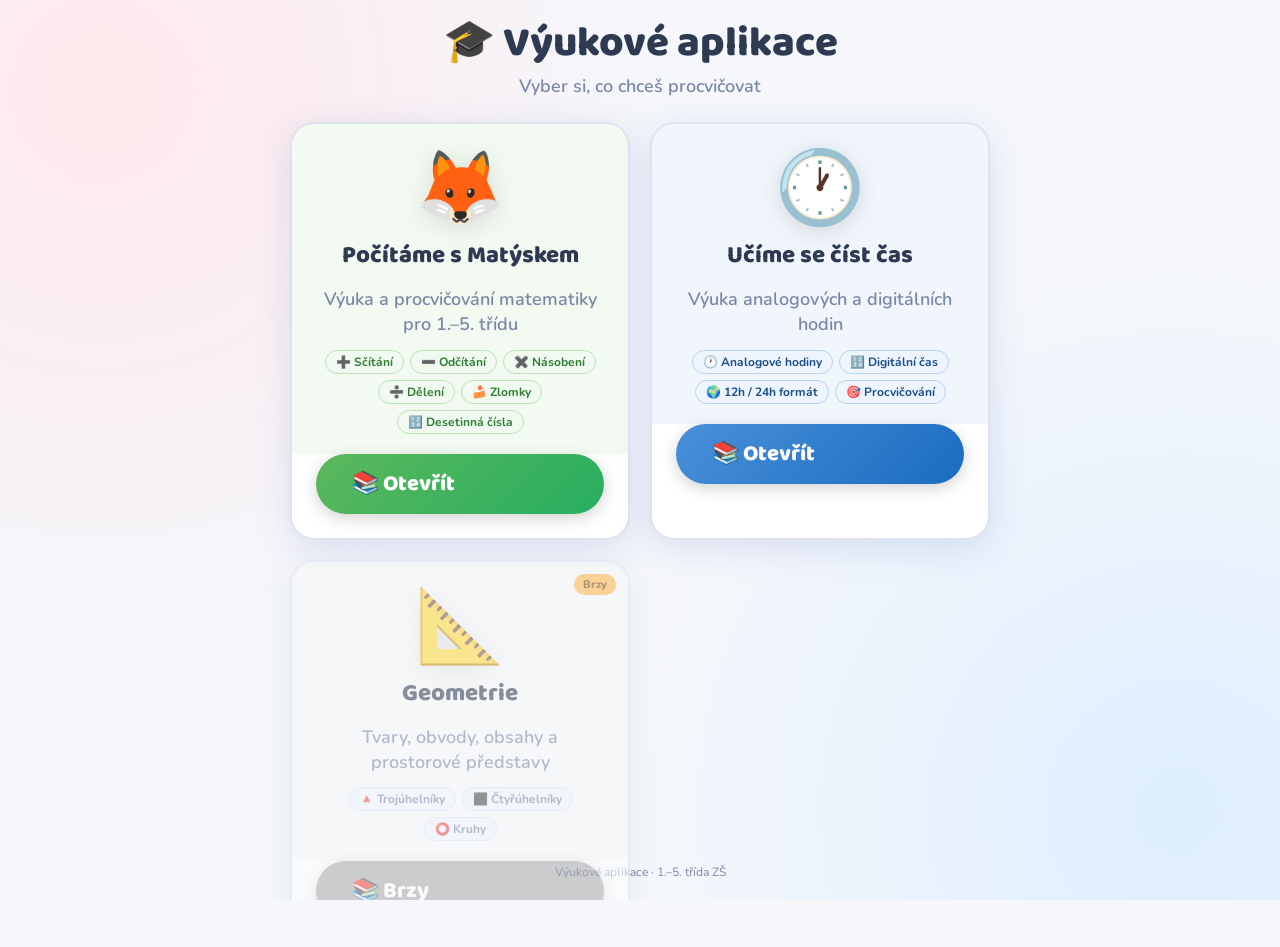
<file: index.html>
<!DOCTYPE html>
<html lang="cs">
<head>
<meta charset="UTF-8">
<meta name="viewport" content="width=device-width, initial-scale=1.0, viewport-fit=cover">
<meta name="apple-mobile-web-app-capable" content="yes">
<meta name="apple-mobile-web-app-title" content="Výukové aplikace">
<meta name="theme-color" content="#2d3a52">
<title>Výukové aplikace</title>
<link rel="stylesheet" href="shared.css">
<style>
/* ── LAYOUT ── */
html, body {
  min-height: 100%;
  font-family: var(--fb);
  background: var(--bg);
  color: var(--text);
  background-image:
    radial-gradient(circle at 8% 10%,  #ffe8ec 0%, transparent 38%),
    radial-gradient(circle at 92% 90%, #deeeff 0%, transparent 38%);
}
body { display: flex; flex-direction: column; }

/* ── HEADER ── */
header {
  display: flex;
  align-items: center;
  justify-content: center;
  padding: 20px 24px 16px;
  flex-direction: column;
  gap: 6px;
  text-align: center;
}
.idx-title {
  font-family: var(--fh);
  font-size: clamp(24px, 5vw, 42px);
  font-weight: 800;
  color: var(--text);
  line-height: 1.15;
}
.idx-subtitle {
  font-size: var(--text-body);
  color: var(--text-muted);
  font-weight: 600;
}

/* ── MAIN GRID ── */
main {
  flex: 1;
  display: flex;
  flex-direction: column;
  align-items: center;
  padding: 8px 20px 40px;
  gap: 0;
}
.modules-grid {
  display: grid;
  grid-template-columns: repeat(auto-fill, minmax(280px, 1fr));
  gap: 20px;
  width: 100%;
  max-width: 700px;
}

/* ── MODULE CARD ── */
.module-card {
  background: var(--panel);
  border-radius: 24px;
  box-shadow: var(--shadow-card);
  border: 2px solid var(--border);
  overflow: hidden;
  display: flex;
  flex-direction: column;
  transition: transform .2s, box-shadow .2s;
  text-decoration: none;
  color: inherit;
  cursor: pointer;
}
.module-card:hover {
  transform: translateY(-4px);
  box-shadow: 0 16px 48px rgba(74,100,180,0.2);
}
.module-card:active { transform: translateY(-1px); }

.card-top {
  padding: 28px 24px 20px;
  display: flex;
  flex-direction: column;
  align-items: center;
  gap: 12px;
  text-align: center;
  position: relative;
}
.card-accent {
  position: absolute;
  inset: 0;
  opacity: .08;
  border-radius: 22px 22px 0 0;
}
.card-icon {
  font-size: clamp(52px, 10vw, 72px);
  line-height: 1;
  position: relative;
  filter: drop-shadow(0 4px 12px rgba(0,0,0,.12));
}
.card-name {
  font-family: var(--fh);
  font-size: clamp(18px, 3vw, 24px);
  font-weight: 800;
  color: var(--text);
  position: relative;
}
.card-desc {
  font-size: var(--text-body);
  color: var(--text-muted);
  font-weight: 600;
  line-height: 1.4;
  position: relative;
}
.card-topics {
  display: flex;
  flex-wrap: wrap;
  gap: 6px;
  justify-content: center;
  position: relative;
}
.topic-pill {
  font-size: 12px;
  font-weight: 700;
  padding: 3px 10px;
  border-radius: 20px;
  background: var(--panel-2);
  color: var(--text-muted);
  border: 1.5px solid var(--border);
}

.card-bottom {
  padding: 0 24px 24px;
  display: flex;
  justify-content: center;
}
.btn-open {
  font-family: var(--fh);
  font-size: var(--text-ui);
  font-weight: 800;
  padding: 12px 36px;
  border: none;
  border-radius: 50px;
  color: #fff;
  cursor: pointer;
  transition: filter .15s, transform .15s;
  box-shadow: 0 4px 16px rgba(0,0,0,.18);
  width: 100%;
  pointer-events: none; /* handled by parent <a> */
}
.module-card:hover .btn-open { filter: brightness(1.1); }

/* ── CARD VARIANTS ── */
.card-math .card-accent  { background: var(--clr-math); }
.card-math .btn-open     { background: linear-gradient(135deg, #5cb85c, #27ae60); }
.card-math .topic-pill   { border-color: #b8e6b8; color: #2e7d32; background: #f0faf0; }

.card-clock .card-accent { background: var(--clr-clock); }
.card-clock .btn-open    { background: linear-gradient(135deg, #4a90d9, #1a6cc0); }
.card-clock .topic-pill  { border-color: #b3d4f7; color: #1a4f8a; background: #eef5ff; }

/* ── COMING SOON CARD ── */
.card-soon {
  opacity: .55;
  pointer-events: none;
  cursor: default;
}
.card-soon:hover { transform: none; box-shadow: var(--shadow-card); }
.card-soon .card-accent { background: #aaa; }
.card-soon .btn-open    { background: #aaa; }
.card-badge {
  position: absolute;
  top: 12px; right: 12px;
  background: var(--hint);
  color: #7a4000;
  font-size: 11px;
  font-weight: 800;
  padding: 3px 9px;
  border-radius: 20px;
}

/* ── FOOTER ── */
footer {
  text-align: center;
  padding: 12px 20px 20px;
  font-size: 12px;
  color: var(--text-muted);
}
</style>
</head>
<body>

<header>
  <div class="idx-title">🎓 Výukové aplikace</div>
  <div class="idx-subtitle">Vyber si, co chceš procvičovat</div>
</header>

<main>
  <div class="modules-grid">

    <!-- MATEMATIKA -->
    <a href="math.html" class="module-card card-math">
      <div class="card-top">
        <div class="card-accent"></div>
        <div class="card-icon">🦊</div>
        <div class="card-name">Počítáme s Matýskem</div>
        <div class="card-desc">Výuka a procvičování matematiky pro 1.–5. třídu</div>
        <div class="card-topics">
          <span class="topic-pill">➕ Sčítání</span>
          <span class="topic-pill">➖ Odčítání</span>
          <span class="topic-pill">✖️ Násobení</span>
          <span class="topic-pill">➗ Dělení</span>
          <span class="topic-pill">🍰 Zlomky</span>
          <span class="topic-pill">🔢 Desetinná čísla</span>
        </div>
      </div>
      <div class="card-bottom">
        <div class="btn-open">📚 Otevřít</div>
      </div>
    </a>

    <!-- HODINY -->
    <a href="clock.html" class="module-card card-clock">
      <div class="card-top">
        <div class="card-accent"></div>
        <div class="card-icon">🕐</div>
        <div class="card-name">Učíme se číst čas</div>
        <div class="card-desc">Výuka analogových a digitálních hodin</div>
        <div class="card-topics">
          <span class="topic-pill">🕐 Analogové hodiny</span>
          <span class="topic-pill">🔢 Digitální čas</span>
          <span class="topic-pill">🌍 12h / 24h formát</span>
          <span class="topic-pill">🎯 Procvičování</span>
        </div>
      </div>
      <div class="card-bottom">
        <div class="btn-open">📚 Otevřít</div>
      </div>
    </a>

    <!-- BRZY (placeholder pro budoucí moduly) -->
    <div class="module-card card-soon" aria-hidden="true">
      <div class="card-top">
        <div class="card-accent"></div>
        <div class="card-badge">Brzy</div>
        <div class="card-icon">📐</div>
        <div class="card-name">Geometrie</div>
        <div class="card-desc">Tvary, obvody, obsahy a prostorové představy</div>
        <div class="card-topics">
          <span class="topic-pill">🔺 Trojúhelníky</span>
          <span class="topic-pill">⬛ Čtyřúhelníky</span>
          <span class="topic-pill">⭕ Kruhy</span>
        </div>
      </div>
      <div class="card-bottom">
        <div class="btn-open">📚 Brzy</div>
      </div>
    </div>

  </div>
</main>

<footer>
  Výukové aplikace · 1.–5. třída ZŠ
</footer>

</body>
</html>
</file>
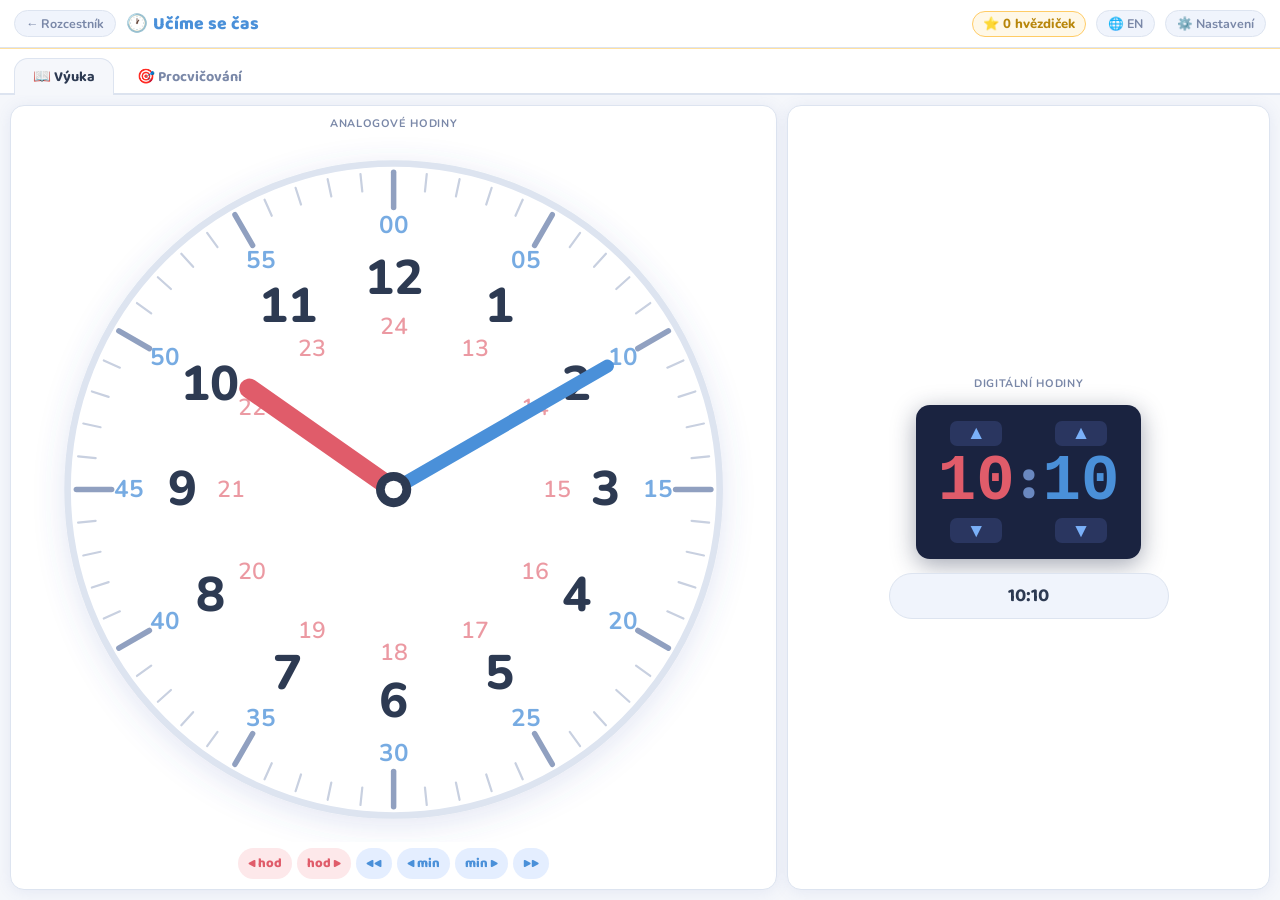
<file: clock.html>
<!DOCTYPE html>
<html lang="cs">
<head>
<meta charset="UTF-8">
<meta name="viewport" content="width=device-width, initial-scale=1.0, maximum-scale=1.0, user-scalable=no, viewport-fit=cover">
<title>Učíme se číst čas</title>
<link rel="icon" type="image/png" sizes="32x32" href="[data-uri]">
<link rel="apple-touch-icon" sizes="180x180" href="apple-touch-icon.png">
<meta name="apple-mobile-web-app-capable" content="yes">
<meta name="apple-mobile-web-app-status-bar-style" content="black-translucent">
<meta name="apple-mobile-web-app-title" content="Hodiny">
<meta name="theme-color" content="#1a2340">
<link rel="stylesheet" href="shared.css">
<style>
/* ══════════════════════════════════════════════════════
   clock.html — specifické styly
   Sdílené proměnné, reset, topbar, tabs, settings, feedback
   jsou definovány v shared.css.
   ══════════════════════════════════════════════════════ */

/* ══════════════════════════════════════════════════════
   CLOCK PANEL — společné pro learn i practice
   SVG vyplní celý .clk-frame přes position:absolute
   ══════════════════════════════════════════════════════ */
.clk-panel {
  display: flex;
  flex-direction: column;
  align-items: stretch;
  gap: 6px;
}
.clk-lbl {
  font-size: .68rem;
  font-weight: 700;
  color: var(--mut);
  text-transform: uppercase;
  letter-spacing: .06em;
  text-align: center;
  flex-shrink: 0;
}
.clk-frame {
  flex: 1 1 0;
  min-height: 0;
  position: relative;      /* positioning context pro SVG */
}
.clk-frame svg {
  position: absolute;
  inset: 0;
  width: 100%;
  height: 100%;
  display: block;
  touch-action: none;
  cursor: pointer;
}

/* Tlačítka pro pohyb ručiček */
.hand-ctrl {
  display: flex;
  flex-wrap: wrap;
  justify-content: center;
  gap: 5px;
  flex-shrink: 0;
}
.hc {
  font-family: var(--fh);
  font-weight: 800;
  font-size: clamp(.6rem, 1.3vw, .82rem);
  border: none;
  border-radius: 50px;
  cursor: pointer;
  padding: 5px 10px;
  transition: all .13s;
  display: flex;
  align-items: center;
  gap: 2px;
  white-space: nowrap;
}
.hc.hh { background: #fde8ea; color: var(--H); }
.hc.hh:hover { background: var(--H); color: #fff; }
.hc.hm { background: #e4eeff; color: var(--M); }
.hc.hm:hover { background: var(--M); color: #fff; }
.hc:active { transform: scale(.92); }

/* ══════════════════════════════════════════════════════
   VÝUKA — levý panel 62 % analogové | pravý 38 % digitální
   ══════════════════════════════════════════════════════ */
.learn-layout {
  flex: 1 1 0;
  min-height: 0;
  display: flex;
  gap: 10px;
}
.learn-analog {
  flex: 62 1 0;
  min-width: 0;
  display: flex;
  flex-direction: column;
  background: var(--card);
  border-radius: var(--r);
  border: 1.5px solid var(--brd);
  box-shadow: var(--sh);
  padding: 10px;
  gap: 6px;
}
.learn-digital {
  flex: 38 1 0;
  min-width: 0;
  display: flex;
  flex-direction: column;
  align-items: center;
  justify-content: center;
  gap: 14px;
  background: var(--card);
  border-radius: var(--r);
  border: 1.5px solid var(--brd);
  box-shadow: var(--sh);
  padding: 16px 12px;
}

/* Digitální displej (tmavý) */
.dig-disp {
  display: flex;
  align-items: center;
  gap: 6px;
  background: #1a2340;
  border-radius: 14px;
  padding: 16px 22px;
  box-shadow: 0 6px 24px rgba(26,35,64,.4);
}
.dg { display: flex; flex-direction: column; align-items: center; gap: 4px; }
.db {
  background: #2a3660;
  border: none;
  border-radius: 7px;
  color: #7ab0f8;
  cursor: pointer;
  width: clamp(32px, 4.5vw, 52px);
  height: clamp(22px, 2.8vh, 34px);
  font-size: clamp(.85rem, 1.7vw, 1.2rem);
  display: flex;
  align-items: center;
  justify-content: center;
  transition: background .12s;
}
.db:hover { background: var(--M); color: #fff; }
.db:active { transform: scale(.92); }
.dv {
  font-family: 'Courier New', monospace;
  font-size: clamp(2rem, 5vw, 4rem);
  font-weight: 700;
  min-width: clamp(40px, 5.5vw, 72px);
  text-align: center;
  line-height: 1;
}
.dv.hv { color: var(--H); }
.dv.mv { color: var(--M); }
.dc { font-size: clamp(1.8rem, 4.5vw, 3.8rem); color: #6a88c0; font-weight: 900; align-self: center; padding-bottom: 4px; line-height: 1; }
.time-pill {
  font-family: var(--fh);
  font-size: clamp(.84rem, 1.8vw, 1.18rem);
  font-weight: 700;
  text-align: center;
  color: var(--txt);
  background: var(--side);
  border: 1.5px solid var(--brd);
  border-radius: 50px;
  padding: 7px 18px;
  white-space: nowrap;
  width: 100%;
  max-width: 280px;
}

/* ══════════════════════════════════════════════════════
   PROCVIČOVÁNÍ — layout
   ══════════════════════════════════════════════════════ */
.prac-layout {
  flex: 1 1 0;
  min-height: 0;
  display: flex;
  flex-direction: column;
  gap: 8px;
}
.prac-toolbar {
  flex-shrink: 0;
  display: flex;
  align-items: center;
  gap: 8px;
  flex-wrap: wrap;
}
.psel {
  font-family: var(--fb);
  font-weight: 700;
  font-size: .82rem;
  border: 1.5px solid var(--brd);
  border-radius: 50px;
  padding: 6px 28px 6px 12px;
  background: var(--card);
  cursor: pointer;
  color: var(--txt);
  appearance: none;
  -webkit-appearance: none;
  background-image: url("data:image/svg+xml,%3Csvg xmlns='http://www.w3.org/2000/svg' width='10' height='7'%3E%3Cpath d='M0 0l5 7 5-7z' fill='%237a88a8'/%3E%3C/svg%3E");
  background-repeat: no-repeat;
  background-position: right 10px center;
}
.psel:focus { outline: 2px solid var(--M); outline-offset: 2px; }
.btn-newq {
  font-family: var(--fh);
  font-weight: 800;
  font-size: .88rem;
  background: var(--M);
  color: #fff;
  border: none;
  border-radius: 50px;
  padding: 7px 18px;
  cursor: pointer;
  transition: all .15s;
  box-shadow: 0 3px 12px rgba(74,144,217,.30);
}
.btn-newq:hover { filter: brightness(1.1); transform: translateY(-1px); }
.prac-content {
  flex: 1 1 0;
  min-height: 0;
  display: flex;
  gap: 10px;
}

/* d2a — digitální zadání vlevo, hodiny vpravo */
.d2a-sidebar {
  flex: 0 0 auto;
  width: clamp(140px, 20vw, 200px);
  display: flex;
  flex-direction: column;
  align-items: center;
  justify-content: center;
  gap: 10px;
  padding: 14px 10px;
  background: var(--side);
  border-radius: var(--r);
  border: 1.5px solid var(--brd);
  box-shadow: var(--sh);
}
.d2a-clock {
  flex: 1 1 0;
  min-width: 0;
  display: flex;
  flex-direction: column;
  background: var(--card);
  border-radius: var(--r);
  border: 1.5px solid var(--brd);
  box-shadow: var(--sh);
  padding: 10px;
  gap: 6px;
}

/* a2d — hodiny vlevo, vstup vpravo */
.a2d-clock {
  flex: 0 0 auto;
  width: min(50%, 50vh);
  display: flex;
  flex-direction: column;
  background: var(--card);
  border-radius: var(--r);
  border: 1.5px solid var(--brd);
  box-shadow: var(--sh);
  padding: 10px;
  gap: 6px;
}
.a2d-input {
  flex: 1 1 0;
  min-width: 0;
  display: flex;
  flex-direction: column;
  align-items: center;
  justify-content: center;
  gap: 10px;
  padding: 14px 12px;
  background: var(--card);
  border-radius: var(--r);
  border: 1.5px solid var(--brd);
  box-shadow: var(--sh);
  overflow-y: auto;
}

/* Prvky sidebaru */
.task-label {
  font-family: var(--fh);
  font-size: clamp(.78rem, 1.8vw, 1rem);
  font-weight: 700;
  color: var(--mut);
  text-align: center;
}
.task-time {
  font-family: 'Courier New', monospace;
  font-size: clamp(1.8rem, 4vw, 2.8rem);
  font-weight: 900;
  color: var(--H);
  line-height: 1;
  text-align: center;
}
.task-ampm {
  font-family: var(--fh);
  font-size: clamp(.82rem, 1.8vw, 1.05rem);
  font-weight: 800;
  color: var(--M);
  text-align: center;
}
.task-desc {
  font-family: var(--fh);
  font-size: clamp(.78rem, 1.7vw, .98rem);
  font-weight: 700;
  color: var(--txt);
  background: var(--card);
  border: 1.5px solid var(--brd);
  border-radius: 50px;
  padding: 5px 12px;
  text-align: center;
  white-space: nowrap;
  max-width: 100%;
  overflow: hidden;
  text-overflow: ellipsis;
}
.prac-prompt {
  font-family: var(--fh);
  font-size: clamp(.85rem, 2vw, 1.1rem);
  font-weight: 800;
  text-align: center;
  color: var(--txt);
}

/* Tlačítka akcí */
.btn-chk {
  width: 100%;
  font-family: var(--fh);
  font-weight: 800;
  font-size: clamp(.8rem, 1.8vw, 1rem);
  background: var(--ok);
  color: #fff;
  border: none;
  border-radius: 50px;
  padding: 10px 16px;
  cursor: pointer;
  transition: all .15s;
  box-shadow: 0 3px 12px rgba(92,184,92,.3);
}
.btn-chk:hover { filter: brightness(1.08); transform: translateY(-1px); }
.btn-skip {
  font-family: var(--fh);
  font-weight: 700;
  font-size: .8rem;
  background: none;
  color: var(--mut);
  border: 1.5px solid var(--brd);
  border-radius: 50px;
  padding: 6px 14px;
  cursor: pointer;
  transition: all .15s;
}
.btn-skip:hover { background: var(--warn); color: #fff; border-color: var(--warn); }

/* ══════════════════════════════════════════════════════
   DIGITÁLNÍ VSTUP (bubnový výběr + numpad)
   ══════════════════════════════════════════════════════ */
.diw { display: flex; flex-direction: column; align-items: center; gap: 10px; width: 100%; }
.diw.with-numpad { flex-direction: row; align-items: flex-start; justify-content: center; gap: 16px; }
.diw-left  { display: flex; flex-direction: column; align-items: center; gap: 8px; flex-shrink: 0; }
.diw-right { display: flex; flex-direction: column; align-items: center; flex-shrink: 0; }
.inp-hint { font-size: .72rem; font-weight: 700; color: var(--mut); display: flex; gap: 10px; }
.sp-row { display: flex; align-items: center; gap: 5px; }
.sgrp { display: flex; flex-direction: column; align-items: center; gap: 2px; }
.sbtn {
  width: clamp(36px, 5.5vw, 50px);
  height: clamp(24px, 3.2vh, 34px);
  border: none;
  border-radius: 8px;
  font-size: clamp(.85rem, 1.8vw, 1.1rem);
  font-weight: 900;
  cursor: pointer;
  display: flex; align-items: center; justify-content: center;
  transition: background .1s, transform .08s;
}
.sbtn.up, .sbtn.dn { background: #e4eeff; color: var(--M); }
.sbtn.hs { background: #fde8ea !important; color: var(--H) !important; }
.sbtn:hover { filter: brightness(.9); }
.sbtn:active { transform: scale(.92); }
.sdsp {
  font-family: 'Courier New', monospace;
  font-size: clamp(1.5rem, 3.5vw, 2.2rem);
  font-weight: 700;
  min-width: clamp(50px, 7vw, 70px);
  text-align: center;
  line-height: 1;
  background: #1a2340;
  border-radius: 9px;
  padding: clamp(5px, .9vh, 8px) 6px;
  border: 3px solid transparent;
  transition: border-color .15s;
  cursor: pointer;
  position: relative;
}
.sdsp.hd { color: var(--H); border-color: #3d2020; }
.sdsp.md { color: var(--M); border-color: #1a2d4a; }
.sdsp.act { border-color: #fff !important; }
.sdsp::after {
  content: '▾';
  position: absolute;
  bottom: -10px; left: 50%; transform: translateX(-50%);
  font-size: .65rem; color: rgba(255,255,255,.30); line-height: 1;
}
.sdsp.act::after { color: rgba(255,255,255,.65); }
.scol { font-size: clamp(1.5rem, 3.5vw, 2.2rem); font-weight: 900; color: #6a80b0; padding-bottom: 2px; }
.ampm-row { display: flex; gap: 6px; }
.ampm-btn {
  font-family: var(--fh); font-weight: 800; font-size: .9rem;
  border: 1.5px solid var(--brd); border-radius: 50px;
  padding: 5px 14px; cursor: pointer;
  background: var(--card); color: var(--mut); transition: all .14s;
}
.ampm-btn.sel { background: var(--H); color: #fff; border-color: var(--H); }

/* Numpad */
.npg { display: grid; grid-template-columns: repeat(3, 54px); gap: 6px; }
.nk {
  width: 54px; height: 54px;
  font-family: var(--fh);
  font-size: 1.12rem;
  font-weight: 800;
  background: var(--card);
  border: 1.5px solid var(--brd);
  border-radius: 10px;
  display: flex; align-items: center; justify-content: center;
  cursor: pointer;
  transition: background .1s, transform .08s;
  color: var(--txt);
}
.nk:hover { background: #e8f0ff; border-color: var(--M); }
.nk:active { transform: scale(.91); }
.nk.del { background: #fff0f0; border-color: #f5c0c0; color: #c0392b; font-size: .9rem; }
.nk.del:hover { background: #fcd8d8; }
.nk.ok { background: var(--ok); color: #fff; border-color: var(--ok); font-size: .84rem; }
.nk.ok:hover { filter: brightness(1.08); }

/* ══════════════════════════════════════════════════════
   BUBNOVÝ VÝBĚR (drum picker)
   ══════════════════════════════════════════════════════ */
.drum-overlay { position: fixed; inset: 0; z-index: 900; }
.drum-picker {
  position: fixed; z-index: 901;
  background: #1a2340; border-radius: 16px; overflow: hidden; width: 110px;
  box-shadow: 0 12px 40px rgba(0,0,0,.55), 0 0 0 1.5px rgba(255,255,255,.10);
}
.drum-inner { position: relative; }
.drum-center-line {
  position: absolute; left: 0; right: 0; top: 50%; transform: translateY(-50%);
  height: 48px;
  background: rgba(255,255,255,.07);
  border-top: 1px solid rgba(255,255,255,.18);
  border-bottom: 1px solid rgba(255,255,255,.18);
  pointer-events: none; z-index: 1;
}
.drum-scroll {
  height: 240px; overflow-y: scroll;
  scroll-snap-type: y mandatory; -webkit-overflow-scrolling: touch;
  scrollbar-width: none;
}
.drum-scroll::-webkit-scrollbar { display: none; }
.drum-item {
  height: 48px; display: flex; align-items: center; justify-content: center;
  font-family: 'Courier New', monospace; font-size: 1.05rem; font-weight: 700;
  color: rgba(255,255,255,.22); scroll-snap-align: center;
  cursor: pointer; user-select: none; transition: color .12s, font-size .12s;
}
.drum-item.pad { pointer-events: none; cursor: default; }
.drum-item.near { color: rgba(255,255,255,.50); }
.drum-item.sel  { color: #fff; font-size: 1.45rem; }
.drum-inner::before, .drum-inner::after {
  content: ''; position: absolute; left: 0; right: 0; height: 72px; z-index: 2; pointer-events: none;
}
.drum-inner::before { top: 0;    background: linear-gradient(to bottom, #1a2340 0%, transparent 100%); }
.drum-inner::after  { bottom: 0; background: linear-gradient(to top,    #1a2340 0%, transparent 100%); }

/* ══════════════════════════════════════════════════════
   ANIMACE
   ══════════════════════════════════════════════════════ */
@keyframes blinkR { 0%,100%{opacity:1} 50%{opacity:.08} }
@keyframes blinkB { 0%,100%{opacity:1} 50%{opacity:.08} }
.bh { animation: blinkR .55s ease-in-out 5; }
.bm { animation: blinkB .55s ease-in-out 5; }
@keyframes popIn {
  0%   { transform: scale(0) rotate(-15deg); opacity: 0; }
  60%  { transform: scale(1.35) rotate(4deg); opacity: 1; }
  100% { transform: scale(1) rotate(0); opacity: 1; }
}
.pop { animation: popIn .4s cubic-bezier(.36,.07,.19,.97) both; }

/* ══════════════════════════════════════════════════════
   RESPONZIVNÍ: mobil — stack vertikálně
   ══════════════════════════════════════════════════════ */
@media (max-width: 540px) {
  .learn-layout { flex-direction: column; }
  .learn-analog  { flex: 1 1 0; }
  .learn-digital { flex: 0 0 auto; flex-direction: row; flex-wrap: wrap; justify-content: center; padding: 10px; }
  .prac-content  { flex-direction: column; }
  .d2a-sidebar   { width: 100%; flex-direction: row; flex-wrap: wrap; justify-content: center; padding: 8px 12px; gap: 8px; }
  .d2a-clock     { flex: 1 1 0; }
  .a2d-clock     { width: 100%; height: min(50vw, 240px); flex-shrink: 0; }
}
</style>
</head>
<body>
<canvas id="cc"></canvas>

<!-- ══ TOPBAR ══ -->
<header class="topbar">
  <a href="index.html" class="btn-back">← Rozcestník</a>
  <div class="topbar-logo">🕐 <span data-i18n="appTitle">Učíme se čas</span></div>
  <div class="stars-pill">⭐ <span id="sc">0</span> <span data-i18n="stars">hvězdiček</span></div>
  <button class="tbtn" id="lang-btn">🌐 EN</button>
  <button class="tbtn" id="set-btn">⚙️ <span data-i18n="settings">Nastavení</span></button>
</header>

<!-- ══ SETTINGS ══ -->
<div id="set-wrap">
  <div class="set-inner">
    <div class="set-row">
      <label class="sw"><input type="checkbox" id="t24" checked><span class="sw-sl"></span></label>
      <label for="t24" data-i18n="show24h">Zobrazit 24h čísla</label>
    </div>
    <div class="set-row">
      <label class="sw"><input type="checkbox" id="tmin" checked><span class="sw-sl"></span></label>
      <label for="tmin" data-i18n="showMin">Zobrazit minutová čísla</label>
    </div>
    <div class="set-row">
      <label class="sw"><input type="checkbox" id="t24h-prac"><span class="sw-sl"></span></label>
      <label for="t24h-prac" data-i18n="prac24h">Procvičovat 24h časy</label>
    </div>
    <div class="set-row">
      <label data-i18n="setDelay">Auto-postup (s):</label>
      <div class="set-num">
        <button onclick="adjSetting('delay',-1)">−</button>
        <span id="set-delay-val">3</span>
        <button onclick="adjSetting('delay',1)">+</button>
      </div>
    </div>
    <div class="set-row">
      <label data-i18n="setTries">Pokusy:</label>
      <div class="set-num">
        <button onclick="adjSetting('tries',-1)">−</button>
        <span id="set-tries-val">3</span>
        <button onclick="adjSetting('tries',1)">+</button>
      </div>
    </div>
    <div class="set-row">
      <label class="sw"><input type="checkbox" id="tNumpad" checked><span class="sw-sl"></span></label>
      <label for="tNumpad">Zobrazit číselník</label>
    </div>
  </div>
</div>

<!-- ══ TABS ══ -->
<nav class="tabs">
  <button class="tab on" id="tab-learn" onclick="switchTab('learn')" data-i18n="mLearn">📖 Výuka</button>
  <button class="tab"    id="tab-prac"  onclick="switchTab('prac')"  data-i18n="mPrac">🎯 Procvičování</button>
</nav>

<main>

  <!-- ══ VÝUKA ══ -->
  <div class="mode on" id="ml">
    <div class="learn-layout">

      <!-- Analog clock panel -->
      <div class="learn-analog clk-panel">
        <div class="clk-lbl" data-i18n="aClk">Analogové hodiny</div>
        <div class="clk-frame">
          <svg id="asvg" viewBox="0 0 320 320"></svg>
        </div>
        <div class="hand-ctrl">
          <button class="hc hh" data-rep="adjL" data-part="h" data-d="-1">◀ <span data-i18n="hod">hod</span></button>
          <button class="hc hh" data-rep="adjL" data-part="h" data-d="1"><span data-i18n="hod">hod</span> ▶</button>
          <button class="hc hm" data-rep="adjL" data-part="m" data-d="-5">◀◀</button>
          <button class="hc hm" data-rep="adjL" data-part="m" data-d="-1">◀ <span data-i18n="min">min</span></button>
          <button class="hc hm" data-rep="adjL" data-part="m" data-d="1"><span data-i18n="min">min</span> ▶</button>
          <button class="hc hm" data-rep="adjL" data-part="m" data-d="5">▶▶</button>
        </div>
      </div>

      <!-- Digital clock panel -->
      <div class="learn-digital">
        <div class="clk-lbl" data-i18n="dClk">Digitální hodiny</div>
        <div class="dig-disp">
          <div class="dg">
            <button class="db" data-rep="adjL" data-part="h" data-d="1">▲</button>
            <div class="dv hv" id="dh">10</div>
            <button class="db" data-rep="adjL" data-part="h" data-d="-1">▼</button>
          </div>
          <div class="dc">:</div>
          <div class="dg">
            <button class="db" data-rep="adjL" data-part="m" data-d="1">▲</button>
            <div class="dv mv" id="dm">10</div>
            <button class="db" data-rep="adjL" data-part="m" data-d="-1">▼</button>
          </div>
        </div>
        <div class="time-pill" id="time-txt">–</div>
      </div>

    </div>
  </div><!-- /výuka -->

  <!-- ══ PROCVIČOVÁNÍ ══ -->
  <div class="mode" id="mp">
    <div class="prac-layout">

      <!-- Toolbar -->
      <div class="prac-toolbar">
        <select class="psel" id="sub" onchange="saveSett(); newQ()">
          <option value="d2a" data-i18n-opt="subDA">Digitální → Analogové</option>
          <option value="a2d" data-i18n-opt="subAD">Analogové → Digitální</option>
          <option value="mix" data-i18n-opt="subMix">Mix</option>
        </select>
        <select class="psel" id="dif" onchange="saveSett(); newQ()">
          <option value="60"  data-i18n-opt="d1">Celé hodiny</option>
          <option value="30"  data-i18n-opt="d2">Půlhodiny</option>
          <option value="15"  data-i18n-opt="d3">Čtvrthodiny</option>
          <option value="5"   data-i18n-opt="d4">Po 5 minutách</option>
          <option value="1"   data-i18n-opt="d5">Přesný čas</option>
        </select>
        <button class="btn-newq" onclick="newQ()" data-i18n="newQ">Nová otázka ▶</button>
        <div class="fb-row"><div class="fb" id="pfb"></div></div>
      </div>

      <!-- Dynamic content -->
      <div class="prac-content" id="prow"></div>

    </div>
  </div><!-- /procvičování -->

</main>

<script>
const S={
  lang:'cs',s24:true,sMin:true,prac24h:false,showNumpad:true,stars:0,
  pSub:'d2a',pDif:'60',pTarget:{h:0,m:0},pMode:'d2a',answered:false,
  tries:0,autoDelay:3,maxTries:3
};

const TX={
  cs:{
    appTitle:'Učíme se čas',stars:'hvězdiček',settings:'Nastavení',
    show24h:'Zobrazit 24h čísla',showMin:'Zobrazit minutová čísla',prac24h:'Procvičovat 24h časy',
    mLearn:'📖 Výuka',mPrac:'🎯 Procvičování',
    aClk:'Analogové hodiny',dClk:'Digitální hodiny',
    newQ:'Nová otázka ▶',
    subDA:'Digitální → Analogové',subAD:'Analogové → Digitální',subMix:'Mix',
    d1:'Celé hodiny',d2:'Půlhodiny',d3:'Čtvrthodiny',d4:'Po 5 minutách',d5:'Přesný čas',
    setA:'Nastav ručičky na:',setD:'Zapiš čas ze hodin:',
    chk:'✔ Zkontrolovat',ok:'🎉 Výborně! Správně!',
    err:'💡 Zkus to znovu!',errAns:'💡 Správný čas byl',skip:'Přeskočit →',
    setDelay:'Auto-postup (s):',setTries:'Pokusy:',
    hod:'hod',min:'min',hLbl:'Hodiny',mLbl:'Minuty',tabLbl:'min →',
    am:'Dopoledne',pm:'Odpoledne',
    tl:(h,m)=>{const x=h%12||12,n=(x%12)+1;if(!m)return`${x} hodin přesně`;if(m===30)return`půl ${n}`;if(m===15)return`čtvrt na ${n}`;if(m===45)return`tři čtvrtě na ${n}`;return`${x}:${String(m).padStart(2,'0')}`;}
  },
  en:{
    appTitle:'Learn the Clock',stars:'stars',settings:'Settings',
    show24h:'Show 24h numbers',showMin:'Show minute numbers',prac24h:'Practise 24h times',
    mLearn:'📖 Learning',mPrac:'🎯 Practice',
    aClk:'Analog Clock',dClk:'Digital Clock',
    newQ:'New Question ▶',
    subDA:'Digital → Analog',subAD:'Analog → Digital',subMix:'Mix',
    d1:'Whole hours',d2:'Half hours',d3:'Quarters',d4:'5-min steps',d5:'Exact minutes',
    setA:'Set the hands to:',setD:'Write the time shown:',
    chk:'✔ Check',ok:'🎉 Excellent! Correct!',
    err:'💡 Try again!',errAns:'💡 Correct time was',skip:'Skip →',
    setDelay:'Auto-advance (s):',setTries:'Attempts:',
    hod:'hr',min:'min',hLbl:'Hours',mLbl:'Minutes',tabLbl:'min →',
    am:'AM',pm:'PM',
    tl:(h,m)=>{const x=h%12||12,ap=h<12?'AM':'PM',n=(x%12)+1;if(!m)return`${x}:00 ${ap}`;if(m===30)return`Half past ${x}`;if(m===15)return`Quarter past ${x}`;if(m===45)return`Quarter to ${n}`;return`${x}:${String(m).padStart(2,'0')} ${ap}`;}
  }
};
const t=k=>TX[S.lang][k]||k;

/* ── SVG CLOCK ── */
const NS='http://www.w3.org/2000/svg',CX=160,CY=160,R=148;
const mk=(tag,a)=>{const e=document.createElementNS(NS,tag);for(const[k,v]of Object.entries(a))e.setAttribute(k,v);return e;};
const ang=(hf)=>({ha:(hf%12)/12*360,ma:(hf%1)*360});

function buildFace(svg){
  svg.innerHTML='';svg.setAttribute('viewBox','0 0 320 320');
  const df=mk('defs',{}),fi=mk('filter',{id:'ds',x:'-10%',y:'-10%',width:'120%',height:'120%'});
  fi.appendChild(mk('feDropShadow',{dx:'0',dy:'3',stdDeviation:'7','flood-color':'rgba(74,100,180,.16)'}));
  df.appendChild(fi);svg.appendChild(df);
  svg.appendChild(mk('circle',{cx:CX,cy:CY,r:R,fill:'#fff',stroke:'#dde4f0','stroke-width':'3',filter:'url(#ds)'}));
  for(let i=0;i<60;i++){
    const a=(i*6-90)*Math.PI/180,ih=i%5===0,o=R-4,n=ih?o-16:o-8;
    svg.appendChild(mk('line',{x1:CX+Math.cos(a)*n,y1:CY+Math.sin(a)*n,x2:CX+Math.cos(a)*o,y2:CY+Math.sin(a)*o,stroke:ih?'#90a0c0':'#c8d0e0','stroke-width':ih?'2.5':'1','stroke-linecap':'round'}));
  }
  if(S.sMin){
    for(let i=0;i<12;i++){
      const a=(i*30-90)*Math.PI/180,nr=R-28;
      const e=mk('text',{x:CX+Math.cos(a)*nr,y:CY+Math.sin(a)*nr,'text-anchor':'middle','dominant-baseline':'central','font-family':'Nunito,sans-serif','font-size':'11','font-weight':'700',fill:'#4a90d9',opacity:'0.75'});
      e.textContent=String(i*5).padStart(2,'0');svg.appendChild(e);
    }
  }
  for(let i=1;i<=12;i++){
    const a=(i*30-90)*Math.PI/180,nr=R-52;
    if(S.s24){
      const h24=i+12===24?24:i+12,nr2=nr-22;
      const e=mk('text',{x:CX+Math.cos(a)*nr2,y:CY+Math.sin(a)*nr2,'text-anchor':'middle','dominant-baseline':'central','font-family':'Nunito,sans-serif','font-size':'10.5','font-weight':'600',fill:'#e05c6a',opacity:'0.62'});
      e.textContent=h24;svg.appendChild(e);
    }
    const e=mk('text',{x:CX+Math.cos(a)*nr,y:CY+Math.sin(a)*nr,'text-anchor':'middle','dominant-baseline':'central','font-family':'Baloo 2,cursive','font-size':'22','font-weight':'800',fill:'#2d3a52'});
    e.textContent=i;svg.appendChild(e);
  }
  svg.appendChild(mk('circle',{cx:CX,cy:CY,r:'7',fill:'#2d3a52'}));
}

function drawHands(svg,hf,guideHand){
  svg.querySelectorAll('.ch,.cc,.guide-ring').forEach(e=>e.remove());
  const{ha,ma}=ang(hf);
  const pt=(a,l)=>{const r=(a-90)*Math.PI/180;return{x:CX+Math.cos(r)*l,y:CY+Math.sin(r)*l};};
  const he=pt(ha,80),me=pt(ma,112);
  if(guideHand==='hour'){
    const gr=mk('circle',{cx:CX,cy:CY,r:'80',fill:'none',stroke:'#e05c6a','stroke-width':'4',opacity:'0.55','stroke-dasharray':'8 5','stroke-linecap':'round',class:'guide-ring'});
    gr.style.pointerEvents='none';svg.appendChild(gr);
    const gd=mk('circle',{cx:he.x,cy:he.y,r:'13',fill:'#e05c6a',opacity:'0.35',class:'guide-ring'});
    gd.style.pointerEvents='none';svg.appendChild(gd);
  }
  if(guideHand==='min'){
    const gr=mk('circle',{cx:CX,cy:CY,r:'112',fill:'none',stroke:'#4a90d9','stroke-width':'4',opacity:'0.55','stroke-dasharray':'8 5','stroke-linecap':'round',class:'guide-ring'});
    gr.style.pointerEvents='none';svg.appendChild(gr);
    const gd=mk('circle',{cx:me.x,cy:me.y,r:'13',fill:'#4a90d9',opacity:'0.35',class:'guide-ring'});
    gd.style.pointerEvents='none';svg.appendChild(gd);
  }
  svg.appendChild(mk('line',{x1:CX,y1:CY,x2:he.x,y2:he.y,stroke:'rgba(255,255,255,.01)','stroke-width':'46','stroke-linecap':'round',class:'ch hit-h',style:'cursor:grab;touch-action:none'}));
  svg.appendChild(mk('line',{x1:CX,y1:CY,x2:me.x,y2:me.y,stroke:'rgba(255,255,255,.01)','stroke-width':'46','stroke-linecap':'round',class:'ch hit-m',style:'cursor:grab;touch-action:none'}));
  svg.appendChild(mk('line',{x1:CX,y1:CY,x2:he.x,y2:he.y,stroke:'#e05c6a','stroke-width':'9','stroke-linecap':'round',class:'ch hour-hand',style:'pointer-events:none'}));
  svg.appendChild(mk('line',{x1:CX,y1:CY,x2:me.x,y2:me.y,stroke:'#4a90d9','stroke-width':'6','stroke-linecap':'round',class:'ch min-hand',style:'pointer-events:none'}));
  svg.appendChild(mk('circle',{cx:CX,cy:CY,r:'8',fill:'#2d3a52',class:'cc',style:'pointer-events:none'}));
  svg.appendChild(mk('circle',{cx:CX,cy:CY,r:'4',fill:'#fff',class:'cc',style:'pointer-events:none'}));
}
function renderClock(svg,hf,g){buildFace(svg);drawHands(svg,hf,g||null);}
function updateHands(svg,hf,g){drawHands(svg,hf,g||null);}

/* ── DRAG ── */
function a2d(dx,dy){let a=Math.atan2(dy,dx)*180/Math.PI+90;return((a%360)+360)%360;}
document.addEventListener('selectstart',e=>{if(window._draggingClock)e.preventDefault();});

function setupDrag(svg,cs,onUp){
  svg.style.touchAction='none';
  let drag=null,lastMinAngle=null,hfRaw=0;
  function svgCoords(e){const r=svg.getBoundingClientRect();return{dx:(e.clientX-r.left)*(320/r.width)-CX,dy:(e.clientY-r.top)*(320/r.height)-CY};}
  function nearHand(dx,dy){const a=a2d(dx,dy),{ha,ma}=ang(cs.hf);const dh=Math.abs(((a-ha+540)%360)-180),dm=Math.abs(((a-ma+540)%360)-180);return dh<=dm?'hour':'min';}
  function syncFromRaw(){
    // Derive h and m from total minutes (rounded) to avoid fp floor errors like floor(10.9999)=10
    const totalMin = Math.round(((hfRaw % 24) + 24) % 24 * 60);
    cs.h = Math.floor(totalMin / 60) % 24;
    cs.m = totalMin % 60;
    cs.hf = cs.h + cs.m / 60;
  }
  function applyAngle(dx,dy){
    const a=a2d(dx,dy);
    if(drag==='hour'){
      // Hour drag: absolute angle → hour position, keep current minutes
      const raw=(a/30+12)%12, amOff=Math.floor(((hfRaw%24)+24)%24/12)*12;
      hfRaw = Math.floor(raw) + amOff + (cs.m/60);
      syncFromRaw();
    } else {
      // Minute drag: delta accumulation → hfRaw advances continuously
      // One full minute-hand rotation (360°) = 1 hour
      if(lastMinAngle===null) lastMinAngle=a;
      let delta=a-lastMinAngle;
      if(delta>180) delta-=360;
      if(delta<-180) delta+=360;
      lastMinAngle=a;
      hfRaw+=delta/360;
      syncFromRaw();
    }
    updateHands(svg,cs.hf,drag);
  }
  svg.addEventListener('pointerdown',e=>{
    if(e.pointerType==='mouse'&&e.button!==0)return;
    const{dx,dy}=svgCoords(e),tgt=e.target;
    drag=tgt.classList.contains('hit-h')?'hour':tgt.classList.contains('hit-m')?'min':nearHand(dx,dy);
    lastMinAngle=null;
    cs.hf=((cs.h+(cs.m/60))%24+24)%24;
    hfRaw=cs.hf;                                // seed hfRaw so delta starts at zero
    window._draggingClock=true;
    svg.setPointerCapture(e.pointerId);updateHands(svg,cs.hf,drag);e.preventDefault();
  });
  svg.addEventListener('pointermove',e=>{if(!drag)return;const{dx,dy}=svgCoords(e);applyAngle(dx,dy);});
  function endDrag(){
    syncFromRaw();
    drag=null;lastMinAngle=null;window._draggingClock=false;
    renderClock(svg,cs.hf,null);onUp&&onUp();
  }
  svg.addEventListener('pointerup',endDrag);
  svg.addEventListener('pointercancel',endDrag);
}

/* ── LEARN ── */
const LS={h:10,m:10,hf:10.167};
function updLearnDigital(){
  document.getElementById('dh').textContent=String(LS.h).padStart(2,'0');
  document.getElementById('dm').textContent=String(LS.m).padStart(2,'0');
  document.getElementById('time-txt').textContent=TX[S.lang].tl(LS.h,LS.m);
}
function updLearn(){const svg=document.getElementById('asvg');renderClock(svg,LS.hf);updLearnDigital();}
function adjL(part,d){if(part==='h')LS.h=(LS.h+d+24)%24;else LS.m=(LS.m+d+60)%60;LS.hf=LS.h+(LS.m/60);updLearn();}

/* ── PRACTICE ── */
let pSVG=null;
const PC={h:12,m:0,hf:12};

function genTarget(){
  const step=parseInt(document.getElementById('dif').value);
  S.pTarget.m=step===60?0:Math.floor(Math.random()*(60/step))*step;
  S.pTarget.h=S.prac24h?Math.floor(Math.random()*24):Math.floor(Math.random()*12)+1;
  PC.h=12;PC.m=0;PC.hf=12;
}

let autoTimer=null;

function newQ(){
  if(autoTimer){clearInterval(autoTimer);autoTimer=null;}
  S.answered=false;S.tries=0;genTarget();
  const sub=document.getElementById('sub').value;
  S.pMode=sub==='mix'?(Math.random()<.5?'d2a':'a2d'):sub;
  const fb=document.getElementById('pfb');fb.className='fb';fb.textContent='';
  const row=document.getElementById('prow');
  const{h,m}=S.pTarget;

  if(S.pMode==='d2a'){
    const hStr=String(h).padStart(2,'0'),mStr=String(m).padStart(2,'0');
    const ampmLabel=h<12?t('am'):t('pm');
    row.innerHTML=`
      <div class="d2a-sidebar">
        <div class="task-label">${t('setA')}</div>
        <div class="task-time">${hStr}:${mStr}</div>
        ${S.prac24h?`<div class="task-ampm">${ampmLabel}</div>`:''}
        <div class="task-desc">${TX[S.lang].tl(h,m)}</div>
        <button class="btn-chk" id="chk-b" onclick="chkAns()">${t('chk')}</button>
        <button class="btn-skip" id="skip-b" style="display:none" onclick="newQ()">${t('skip')}</button>
      </div>
      <div class="d2a-clock clk-panel">
        <div class="clk-lbl">${t('aClk')}</div>
        <div class="clk-frame"><svg id="psvg" viewBox="0 0 320 320"></svg></div>
        <div class="hand-ctrl">
          <button class="hc hh" data-rep="adjP" data-part="h" data-d="-1">◀ ${t('hod')}</button>
          <button class="hc hh" data-rep="adjP" data-part="h" data-d="1">${t('hod')} ▶</button>
          <button class="hc hm" data-rep="adjP" data-part="m" data-d="-5">◀◀</button>
          <button class="hc hm" data-rep="adjP" data-part="m" data-d="-1">◀ ${t('min')}</button>
          <button class="hc hm" data-rep="adjP" data-part="m" data-d="1">${t('min')} ▶</button>
          <button class="hc hm" data-rep="adjP" data-part="m" data-d="5">▶▶</button>
        </div>
      </div>`;
    pSVG=document.getElementById('psvg');
    renderClock(pSVG,PC.hf);
    setupDrag(pSVG,PC,()=>{});
  } else {
    const isAM = h < 12;
    const ampmLabel = isAM ? t('am') : t('pm');
    const ampmColor = isAM ? '#4a90d9' : '#e05c6a';
    row.innerHTML=`
      <div class="a2d-clock clk-panel">
        <div class="clk-lbl">${t('aClk')}</div>
        <div class="clk-frame"><svg id="psvg" viewBox="0 0 320 320"></svg></div>
        <div style="flex-shrink:0;display:flex;justify-content:center;padding:2px 0">
          <div style="font-family:var(--fh);font-weight:800;font-size:clamp(.85rem,2vw,1.1rem);
            background:${ampmColor};color:#fff;border-radius:50px;
            padding:5px 20px;letter-spacing:.04em;box-shadow:0 3px 10px ${ampmColor}55">
            ${isAM ? '🌤' : '🌙'} ${ampmLabel}
          </div>
        </div>
      </div>
      <div class="a2d-input">
        <div class="prac-prompt">${t('setD')}</div>
        <div class="diw" id="diw"></div>
        <button class="btn-chk" id="chk-b" onclick="chkAns()">${t('chk')}</button>
        <button class="btn-skip" id="skip-b" style="display:none" onclick="newQ()">${t('skip')}</button>
      </div>`;
    pSVG=document.getElementById('psvg');
    renderClock(pSVG,h+m/60);
    buildDIW(document.getElementById('diw'));
  }
}

function adjP(part,d){
  if(part==='h')PC.h=(PC.h+d+24)%24;else PC.m=(PC.m+d+60)%60;
  PC.hf=PC.h+(PC.m/60);if(pSVG)renderClock(pSVG,PC.hf);
}

/* ── DRUM PICKER ── */
const DRUM_ITEM_H = 48;
let _drumOverlay = null;

function openDrum(field, anchorEl) {
  // Toggle: if same field already open, close it
  if (_drumOverlay) {
    const wasField = _drumOverlay._field;
    closeDrum();
    if (wasField === field) return;
  }
  DW.focus = field;
  const isHour = field === 'hour';
  const max = isHour ? 23 : 59;
  const current = isHour ? DW.h : DW.m;

  // Overlay (closes drum on outside click)
  const overlay = document.createElement('div');
  overlay.className = 'drum-overlay';
  overlay._field = field;
  overlay.addEventListener('pointerdown', e => {
    if (!e.target.closest('.drum-picker')) closeDrum();
  });

  // Picker
  const picker = document.createElement('div');
  picker.className = 'drum-picker';

  const inner = document.createElement('div');
  inner.className = 'drum-inner';

  const centerLine = document.createElement('div');
  centerLine.className = 'drum-center-line';
  inner.appendChild(centerLine);

  const scroll = document.createElement('div');
  scroll.className = 'drum-scroll';

  const PAD = 2; // phantom items each side

  // Padding top
  for (let i = 0; i < PAD; i++) {
    const p = document.createElement('div');
    p.className = 'drum-item pad';
    scroll.appendChild(p);
  }
  // Real items
  for (let v = 0; v <= max; v++) {
    const item = document.createElement('div');
    item.className = 'drum-item';
    item.dataset.v = v;
    item.textContent = String(v).padStart(2, '0');
    scroll.appendChild(item);
  }
  // Padding bottom
  for (let i = 0; i < PAD; i++) {
    const p = document.createElement('div');
    p.className = 'drum-item pad';
    scroll.appendChild(p);
  }

  inner.appendChild(scroll);
  picker.appendChild(inner);

  // Position relative to anchor
  const rect = anchorEl.getBoundingClientRect();
  const ph = DRUM_ITEM_H * 5;
  const pw = 110;
  let top = rect.bottom + 8;
  if (top + ph > window.innerHeight - 8) top = rect.top - ph - 8;
  let left = rect.left + rect.width / 2 - pw / 2;
  left = Math.max(8, Math.min(left, window.innerWidth - pw - 8));
  picker.style.top  = top + 'px';
  picker.style.left = left + 'px';

  overlay.appendChild(picker);
  document.body.appendChild(overlay);
  _drumOverlay = overlay;

  // Highlight helper
  function highlight() {
    const idx = Math.round(scroll.scrollTop / DRUM_ITEM_H);
    scroll.querySelectorAll('.drum-item:not(.pad)').forEach((el, i) => {
      el.classList.toggle('sel',  i === idx);
      el.classList.toggle('near', i === idx - 1 || i === idx + 1);
    });
  }

  // Debounced commit
  let settleTimer = null;
  scroll.addEventListener('scroll', () => {
    highlight();
    clearTimeout(settleTimer);
    settleTimer = setTimeout(() => {
      const idx = Math.round(scroll.scrollTop / DRUM_ITEM_H);
      const val = Math.max(0, Math.min(idx, max));
      if (isHour) DW.h = val; else DW.m = val;
      NB.v = '';
      // Update sdsp without closing drum
      const hs = String(DW.h).padStart(2,'0'), ms = String(DW.m).padStart(2,'0');
      const hd = document.querySelector('.sdsp.hd');
      const md = document.querySelector('.sdsp.md');
      if (hd) hd.textContent = hs;
      if (md) md.textContent = ms;
    }, 120);
  }, { passive: true });

  // Mouse wheel
  scroll.addEventListener('wheel', e => {
    e.preventDefault();
    scroll.scrollBy({ top: e.deltaY > 0 ? DRUM_ITEM_H : -DRUM_ITEM_H, behavior: 'smooth' });
  }, { passive: false });

  // Item click
  scroll.addEventListener('click', e => {
    const item = e.target.closest('.drum-item:not(.pad)');
    if (!item) return;
    const val = parseInt(item.dataset.v);
    scroll.scrollTo({ top: val * DRUM_ITEM_H, behavior: 'smooth' });
  });

  // Scroll to current & highlight
  requestAnimationFrame(() => {
    scroll.scrollTop = current * DRUM_ITEM_H;
    highlight();
  });
}

function closeDrum() {
  if (_drumOverlay) { _drumOverlay.remove(); _drumOverlay = null; }
}

/* ── DIGITAL INPUT WIDGET ── */
const DW={h:0,m:0,focus:'hour',_r:null};
const NB={v:''};

function buildDIW(c){
  DW.h=0;DW.m=0;DW.focus='hour';NB.v='';
  closeDrum();
  function r(){
    const hs=String(DW.h).padStart(2,'0'),ms=String(DW.m).padStart(2,'0');
    const ha=DW.focus==='hour'?' act':'',ma=DW.focus==='min'?' act':'';
    const isAM=DW.h<12;
    const ampmHtml=S.prac24h?`<div class="ampm-row">
      <button class="ampm-btn${isAM?' sel':''}" onclick="dwAmPm(true)">${t('am')}</button>
      <button class="ampm-btn${!isAM?' sel':''}" onclick="dwAmPm(false)">${t('pm')}</button>
    </div>`:'';

    const spinnerHtml=`
      <div class="inp-hint">
        <span style="color:var(--H)">■ ${t('hLbl')}</span>
        <span style="color:var(--M)">■ ${t('mLbl')}</span>
      </div>
      <div class="sp-row">
        <div class="sgrp">
          <button class="sbtn up hs" data-rep="dws" data-part="h" data-d="1">▲</button>
          <div class="sdsp hd${ha}" onclick="DW.focus='hour';openDrum('hour',this)">${hs}</div>
          <button class="sbtn dn hs" data-rep="dws" data-part="h" data-d="-1">▼</button>
        </div>
        <div class="scol">:</div>
        <div class="sgrp">
          <button class="sbtn up" data-rep="dws" data-part="m" data-d="1">▲</button>
          <div class="sdsp md${ma}" onclick="DW.focus='min';openDrum('min',this)">${ms}</div>
          <button class="sbtn dn" data-rep="dws" data-part="m" data-d="-1">▼</button>
        </div>
      </div>
      ${ampmHtml}`;

    const numpadHtml=`
      <div class="npg">
        ${[1,2,3,4,5,6,7,8,9].map(n=>`<div class="nk" onclick="dwk(${n})">${n}</div>`).join('')}
        <div class="nk del" onclick="dwk('del')">⌫</div>
        <div class="nk" onclick="dwk(0)">0</div>
        <div class="nk ok" onclick="dwk('tab')">${t('tabLbl')}</div>
      </div>`;

    if (S.showNumpad) {
      c.className = 'diw with-numpad';
      c.innerHTML = `
        <div class="diw-left">${spinnerHtml}</div>
        <div class="diw-right">${numpadHtml}</div>`;
    } else {
      c.className = 'diw';
      c.innerHTML = spinnerHtml;
    }
  }
  r();DW._r=r;
}

function dwAmPm(isAM){const h12=DW.h%12;DW.h=isAM?h12:(h12+12);DW._r&&DW._r();}
function dws(p,d){if(p==='h'){DW.h=(DW.h+d+24)%24;DW.focus='hour';}else{DW.m=(DW.m+d+60)%60;DW.focus='min';}DW._r&&DW._r();}
function dwk(k){
  if(!document.getElementById('diw'))return;
  if(k==='del'){NB.v=NB.v.slice(0,-1);DW[DW.focus==='hour'?'h':'m']=parseInt(NB.v||'0');DW._r&&DW._r();return;}
  if(k==='tab'){NB.v='';DW.focus=DW.focus==='hour'?'min':'hour';DW._r&&DW._r();return;}
  NB.v+=String(k);
  if(DW.focus==='hour'){DW.h=Math.min(parseInt(NB.v),23);if(NB.v.length>=2||(S.prac24h?parseInt(NB.v[0])>2:parseInt(NB.v[0])>1)){NB.v='';DW.focus='min';}}
  else{DW.m=Math.min(parseInt(NB.v),59);if(NB.v.length>=2||parseInt(NB.v[0])>5)NB.v='';}
  DW._r&&DW._r();
}

/* ── CHECK ── */
function chkAns(){
  if(S.answered)return;
  const{h,m}=S.pTarget;
  let ok=false;
  if(S.pMode==='d2a'){ok=(PC.h%12===h%12&&PC.m===m);}
  else{if(S.prac24h)ok=(DW.h===h&&DW.m===m);else ok=((DW.h%12===h%12||DW.h===h)&&DW.m===m);}
  const fb=document.getElementById('pfb');
  const chkB=document.getElementById('chk-b'),skipB=document.getElementById('skip-b');
  if(ok){
    S.answered=true;S.tries=0;S.stars++;saveProg();updStars();doConfetti();
    if(chkB)chkB.style.display='none';
    if(skipB)skipB.style.display='none';
    let remaining=S.autoDelay;
    fb.className='fb ok';
    fb.innerHTML=`${t('ok')} <span class="countdown" id="cd">${remaining}</span>`;
    autoTimer=setInterval(()=>{remaining--;const cd=document.getElementById('cd');if(cd)cd.textContent=remaining;if(remaining<=0){clearInterval(autoTimer);autoTimer=null;newQ();}},1000);
  } else {
    S.tries++;
    if(skipB)skipB.style.display='';
    if(S.tries>=S.maxTries){
      fb.className='fb err';
      fb.textContent=`${t('errAns')} ${String(h).padStart(2,'0')}:${String(m).padStart(2,'0')}`;
      if(pSVG)setTimeout(()=>{PC.hf=h+m/60;PC.h=Math.floor(PC.hf);PC.m=m;renderClock(pSVG,PC.hf);},1500);
    } else {
      fb.className='fb err';fb.textContent=`${t('err')} (${S.maxTries-S.tries}×)`;
    }
    if(pSVG){
      const hh=pSVG.querySelector('.hour-hand'),mh=pSVG.querySelector('.min-hand');
      if(hh){hh.classList.add('bh');setTimeout(()=>hh.classList.remove('bh'),3200);}
      if(mh){mh.classList.add('bm');setTimeout(()=>mh.classList.remove('bm'),3200);}
    }
  }
}

/* ── CONFETTI ── */
function doConfetti(){
  const cv=document.getElementById('cc'),ctx=cv.getContext('2d');
  cv.width=innerWidth;cv.height=innerHeight;
  const cols=['#e05c6a','#4a90d9','#ffb347','#5cb85c','#9b59b6','#1abc9c'];
  const ps=Array.from({length:120},()=>({x:Math.random()*cv.width,y:Math.random()*-cv.height*.6,vx:(Math.random()-.5)*5,vy:Math.random()*5+2,c:cols[~~(Math.random()*6)],s:Math.random()*11+5,sp:Math.random()*360,ss:(Math.random()-.5)*9,rect:Math.random()<.5}));
  let fr;(function draw(){ctx.clearRect(0,0,cv.width,cv.height);let al=false;for(const p of ps){p.x+=p.vx;p.y+=p.vy;p.sp+=p.ss;p.vy+=.06;if(p.y<cv.height+30)al=true;ctx.save();ctx.translate(p.x,p.y);ctx.rotate(p.sp*Math.PI/180);ctx.fillStyle=p.c;if(p.rect)ctx.fillRect(-p.s/2,-p.s/4,p.s,p.s/2);else{ctx.beginPath();ctx.arc(0,0,p.s/2,0,Math.PI*2);ctx.fill();}ctx.restore();}if(al)fr=requestAnimationFrame(draw);else ctx.clearRect(0,0,cv.width,cv.height);})();
}

/* ── UI ── */
function updStars(){const e=document.getElementById('sc');e.textContent=S.stars;e.classList.remove('pop');void e.offsetWidth;e.classList.add('pop');}
function switchTab(tab){
  if(autoTimer){clearInterval(autoTimer);autoTimer=null;}
  
  document.getElementById('ml').classList.toggle('on',tab==='learn');
  document.getElementById('mp').classList.toggle('on',tab==='prac');
  document.getElementById('tab-learn').classList.toggle('on',tab==='learn');
  document.getElementById('tab-prac').classList.toggle('on',tab==='prac');
  
  if(tab==='prac'){
    const prow = document.getElementById('prow');
    // Pokud je oblast pro úkoly prázdná, rovnou vygeneruj novou úlohu
    if (!prow.innerHTML.trim()) {
        newQ();
    }
    const fb = document.getElementById('pfb');
    fb.className = 'fb';
    fb.textContent = '';
  }
}
function applyLang(){
  const L=S.lang;
  document.documentElement.lang=L;
  document.getElementById('lang-btn').textContent=L==='cs'?'🌐 EN':'🌐 CZ';
  document.querySelectorAll('[data-i18n]').forEach(e=>{const k=e.getAttribute('data-i18n');if(TX[L][k])e.textContent=TX[L][k];});
  document.querySelectorAll('[data-i18n-opt]').forEach(e=>{const k=e.getAttribute('data-i18n-opt');if(TX[L][k])e.textContent=TX[L][k];});
  updLearn();
}
document.getElementById('lang-btn').addEventListener('click',()=>{S.lang=S.lang==='cs'?'en':'cs';applyLang();saveProg();});
document.getElementById('set-btn').addEventListener('click',()=>document.getElementById('set-wrap').classList.toggle('open'));
document.getElementById('t24').addEventListener('change',e=>{S.s24=e.target.checked;saveSett();updLearn();if(pSVG)renderClock(pSVG,S.pTarget.h+S.pTarget.m/60);});
document.getElementById('tmin').addEventListener('change',e=>{S.sMin=e.target.checked;saveSett();updLearn();if(pSVG)renderClock(pSVG,S.pTarget.h+S.pTarget.m/60);});
document.getElementById('t24h-prac').addEventListener('change',e=>{S.prac24h=e.target.checked;saveSett();});
document.getElementById('tNumpad').addEventListener('change',e=>{S.showNumpad=e.target.checked;saveSett();const diw=document.getElementById('diw');if(diw&&DW._r){closeDrum();DW._r();}});
function adjSetting(key,d){
  if(key==='delay'){S.autoDelay=Math.max(1,Math.min(10,S.autoDelay+d));document.getElementById('set-delay-val').textContent=S.autoDelay;}
  else{S.maxTries=Math.max(1,Math.min(9,S.maxTries+d));document.getElementById('set-tries-val').textContent=S.maxTries;}
  saveSett();
}

/* ── STORAGE ── */
function saveProg(){localStorage.setItem('ca_stars',S.stars);localStorage.setItem('ca_lang',S.lang);}
function saveSett(){
  localStorage.setItem('ca_s24',S.s24);localStorage.setItem('ca_sMin',S.sMin);
  localStorage.setItem('ca_p24h',S.prac24h);
  localStorage.setItem('ca_sub',document.getElementById('sub').value);
  localStorage.setItem('ca_dif',document.getElementById('dif').value);
  localStorage.setItem('ca_delay',S.autoDelay);localStorage.setItem('ca_tries',S.maxTries);
  localStorage.setItem('ca_numpad',S.showNumpad);
}
function loadStore(){
  const st=localStorage.getItem('ca_stars');if(st)S.stars=parseInt(st);
  const lg=localStorage.getItem('ca_lang');if(lg)S.lang=lg;
  const s24=localStorage.getItem('ca_s24');if(s24!==null)S.s24=s24==='true';
  const sm=localStorage.getItem('ca_sMin');if(sm!==null)S.sMin=sm==='true';
  const p24=localStorage.getItem('ca_p24h');if(p24!==null)S.prac24h=p24==='true';
  const sub=localStorage.getItem('ca_sub');if(sub)S.pSub=sub;
  const dif=localStorage.getItem('ca_dif');const vd=['60','30','15','5','1'];
  S.pDif=(dif&&vd.includes(dif))?dif:'60';
  const dl=localStorage.getItem('ca_delay');if(dl)S.autoDelay=Math.max(1,Math.min(10,parseInt(dl)));
  const tr=localStorage.getItem('ca_tries');if(tr)S.maxTries=Math.max(1,Math.min(9,parseInt(tr)));
  const np=localStorage.getItem('ca_numpad');if(np!==null)S.showNumpad=np==='true';
  document.getElementById('t24').checked=S.s24;
  document.getElementById('tmin').checked=S.sMin;
  document.getElementById('t24h-prac').checked=S.prac24h;
  document.getElementById('sub').value=S.pSub;
  document.getElementById('dif').value=S.pDif;
  document.getElementById('set-delay-val').textContent=S.autoDelay;
  document.getElementById('set-tries-val').textContent=S.maxTries;
  document.getElementById('tNumpad').checked=S.showNumpad;
  document.getElementById('sc').textContent=S.stars;
}

/* ── HOLD-TO-REPEAT ── */
(function(){
  let repTimer=null,repInterval=null;
  function fire(btn){const fn=btn.dataset.rep,part=btn.dataset.part,d=parseInt(btn.dataset.d);if(fn==='adjL')adjL(part,d);else if(fn==='adjP')adjP(part,d);else if(fn==='dws')dws(part,d);}
  function stop(){clearTimeout(repTimer);clearInterval(repInterval);repTimer=repInterval=null;}
  document.addEventListener('pointerdown',e=>{const btn=e.target.closest('[data-rep]');if(!btn)return;e.preventDefault();fire(btn);stop();repTimer=setTimeout(()=>{repInterval=setInterval(()=>fire(btn),80);},380);},{passive:false});
  document.addEventListener('pointerup',stop);
  document.addEventListener('pointercancel',stop);
})();

/* ── INIT ── */
function init(){
  loadStore();applyLang();
  const svg=document.getElementById('asvg');
  LS.hf=LS.h+(LS.m/60);
  renderClock(svg,LS.hf);
  setupDrag(svg,LS,updLearnDigital);
  updLearnDigital();
}
init();
</script>
</body>
</html>
</file>
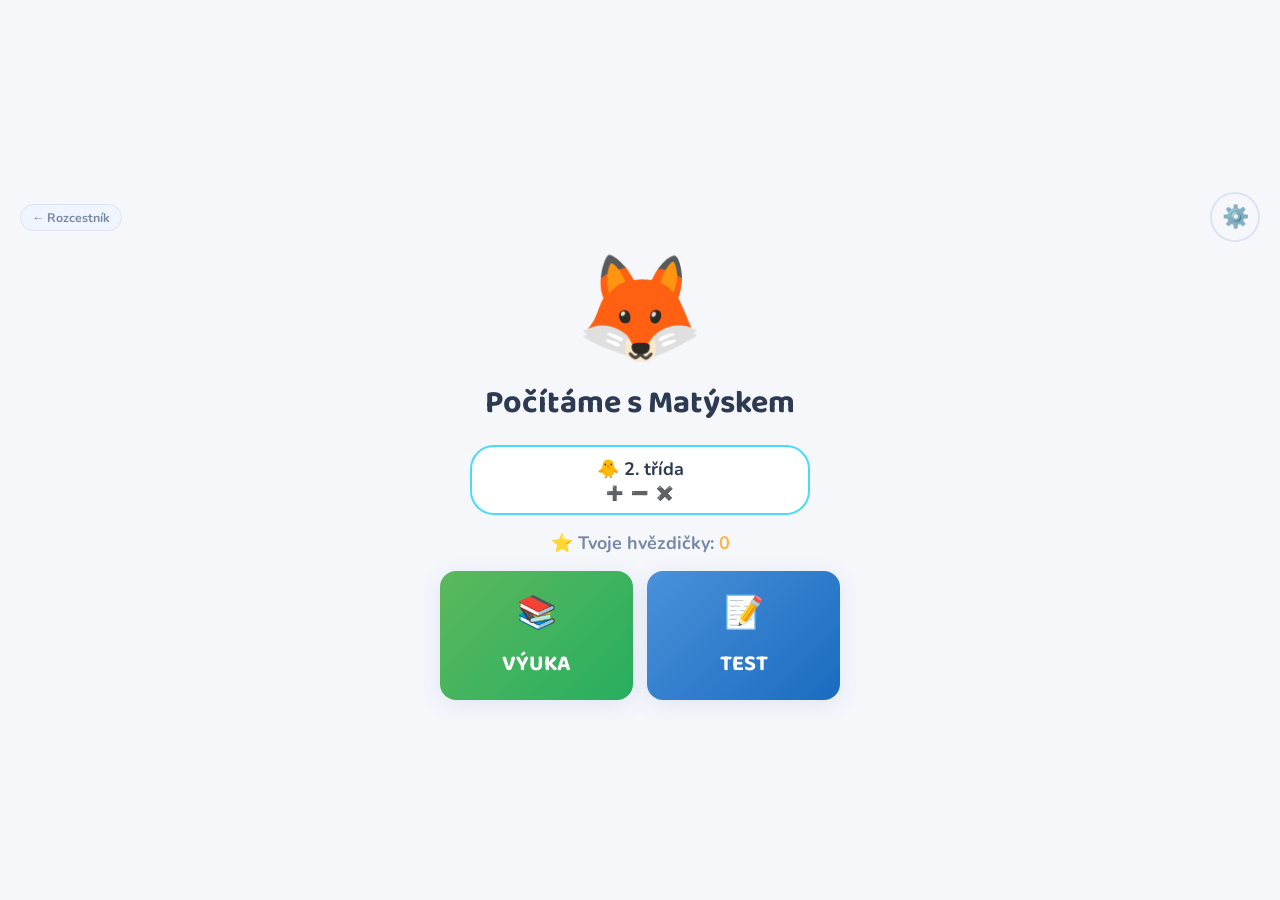
<file: math.html>
<!DOCTYPE html>
<html lang="cs">
<head>
<meta charset="UTF-8">
<meta name="viewport" content="width=device-width, initial-scale=1.0, maximum-scale=1.0, user-scalable=no, viewport-fit=cover">
<meta name="apple-mobile-web-app-capable" content="yes">
<meta name="apple-mobile-web-app-status-bar-style" content="black-translucent">
<meta name="apple-mobile-web-app-title" content="Počítáme s Matýskem">
<meta name="theme-color" content="#4a90d9">
<title>Počítáme s Matýskem 🦊</title>
<link rel="stylesheet" href="shared.css">
<style>
/* ══════════════════════════════════════════════════════
   math.html — specifické styly
   ══════════════════════════════════════════════════════ */

/* Základní fallback pro body (kdyby chybělo v shared.css) a zafixování layoutu */
body {
  display: flex;
  flex-direction: column;
  height: 100dvh;
  overflow: hidden; /* Důležité pro prevenci scrollování celé stránky na mobilu */
  background-color: var(--bg, #fef9f0);
  color: var(--text, #2d3a52);
  font-family: var(--font-body, 'Nunito', sans-serif);
}

/* Opravený canvas pro konfety, aby nerozbíjel layout */
#confetti-canvas {
  position: fixed;
  inset: 0;
  pointer-events: none;
  z-index: 9999;
}

/* ── SCREENS ── */
.screen { display:none; flex-direction:column; flex:1 1 0; min-height:0; overflow:hidden; }
.screen.active { display:flex; }
.screen > .app-header { flex-shrink:0; }
.screen > .prog-bar   { flex-shrink:0; }
.screen > .q-wrap     { flex:1 1 0; min-height:0; }

/* ── HEADER ── */
.app-header {
  display:flex; align-items:center; justify-content:space-between;
  padding:10px 16px; background:var(--panel);
  border-bottom:3px solid var(--grade-color);
  min-height:58px; flex-shrink:0; gap:8px;
  transition:border-color .3s;
}
.app-header .hdr-title {
  font-family:var(--font-display); font-size:var(--text-ui);
  flex:1; text-align:center;
}
.btn-icon {
  background:none; border:none; font-size:var(--text-body); font-weight:700;
  cursor:pointer; padding:8px 10px; border-radius:10px;
  transition:background .15s; font-family:var(--font-body); color:var(--text);
  white-space:nowrap;
}
.btn-icon:hover { background:var(--panel-2); }
.score-badge {
  font-family:var(--font-display); font-size:var(--text-body);
  font-weight:700; color:var(--hint); min-width:52px; text-align:right;
}

/* ── HOME ── */
#scr-home {
  align-items:center; justify-content:center;
  gap:16px; padding:20px 20px 28px; overflow-y:auto;
}
.home-top { width:100%; display:flex; justify-content:space-between; align-items:center; }
.btn-settings {
  background:none; border:2px solid var(--border); border-radius:50%;
  width:50px; height:50px; font-size:22px; cursor:pointer;
  transition:background .15s,border-color .15s;
  display:flex; align-items:center; justify-content:center;
}
.btn-settings:hover { background:var(--panel-2); border-color:var(--grade-color); }
.home-mascot { font-size:clamp(64px,14vw,104px); line-height:1; }
.home-title { font-family:var(--font-display); font-size:var(--text-heading); text-align:center; }
.home-badge {
  background:var(--panel); border:2.5px solid var(--grade-color);
  border-radius:24px; padding:10px 22px; text-align:center;
  transition:border-color .3s; max-width:340px; width:100%;
}
.home-badge-main { font-size:var(--text-body); font-weight:700; }
.home-badge-sub  { font-size:var(--text-label); color:var(--text-muted); margin-top:3px; letter-spacing:2px; }
.home-score { font-size:var(--text-body); color:var(--text-muted); font-weight:700; }
.home-score .val { color:var(--hint); }
.home-actions { display:grid; grid-template-columns:1fr 1fr; gap:14px; width:100%; max-width:400px; }
.btn-main {
  font-family:var(--font-display); font-size:var(--text-ui); font-weight:700;
  border:none; border-radius:var(--radius); padding:18px 10px; cursor:pointer;
  display:flex; flex-direction:column; align-items:center; gap:6px;
  transition:transform .15s,box-shadow .15s; box-shadow:var(--shadow); color:#fff;
}
.btn-main:hover:not(:disabled) { transform:scale(1.05); }
.btn-main:active:not(:disabled) { transform:scale(0.95); }
.btn-main .em { font-size:32px; }
.btn-main.learn { background:linear-gradient(135deg,#5cb85c,#27ae60); }
.btn-main.test  { background:linear-gradient(135deg,#4a90d9,#1a6cc0); }
.btn-main:disabled { background:#c8d3e0!important; color:#8896a8!important; cursor:not-allowed; box-shadow:none; }
.home-hint { font-size:var(--text-label); color:var(--text-muted); text-align:center; display:none; }
.home-hint.show { display:block; }

/* ── QUESTION LAYOUT ── */
.q-wrap { flex:1 1 0; min-height:0; display:flex; flex-direction:column; overflow:hidden; }
.q-wrap .visual-area { flex:1 1 0; min-height:40px; max-height:38vh; }
.q-wrap .q-card      { flex-shrink:0; }
.q-wrap .input-area  { flex-shrink:0; }
.prog-bar { height:6px; background:var(--border); flex-shrink:0; }
.prog-fill { height:100%; background:var(--grade-color); transition:width .4s ease; }
.visual-area {
  display:flex; align-items:center; justify-content:center;
  padding:12px; background:var(--panel-2); overflow:hidden;
}
.q-card {
  flex-shrink:0; background:var(--panel);
  border-radius:var(--radius) var(--radius) 0 0;
  padding:16px 20px 12px; box-shadow:0 -4px 18px rgba(0,0,0,0.08);
}
.q-meta { font-size:var(--text-label); color:var(--text-muted); margin-bottom:6px; display:flex; align-items:center; gap:8px; }
.q-meta .topic-lbl {
  font-family:var(--font-body); font-size:var(--text-label); font-weight:700;
  color:var(--text-muted); text-transform:uppercase; letter-spacing:.04em;
}
.mascot { font-size:22px; transition:filter .3s; display:inline-block; }
.mascot.happy { filter:drop-shadow(0 0 8px #5cb85c); }
.mascot.sad   { filter:drop-shadow(0 0 8px #e05c6a); }
.mascot.hint  { filter:drop-shadow(0 0 8px #ffb347); }
.q-expr {
  font-family:var(--font-display);
  font-size:clamp(32px, 7vw, 62px);
  font-weight:700; display:flex; align-items:center; gap:10px; flex-wrap:wrap;
  line-height:1.15;
}
.ans-disp {
  min-width:72px; border-bottom:4px solid var(--grade-color);
  text-align:center; color:var(--grade-color); min-height:1.1em;
  display:inline-flex; align-items:center; justify-content:center;
  transition:color .3s;
}
.fb-banner {
  padding:8px 14px; border-radius:12px; font-size:var(--text-body);
  font-weight:700; text-align:center; margin-top:8px; display:none;
}
.fb-banner.correct { background:#d4edda; color:#155724; display:block; }
.fb-banner.wrong   { background:#f8d7da; color:#721c24; display:block; }
.fb-banner.hint    { background:#fff3cd; color:#856404; display:block; }

/* ── INPUT AREA ── */
.input-area {
  flex-shrink:0; background:var(--panel);
  padding:8px 16px 12px;
  display:flex; flex-direction:column; align-items:center; gap:8px;
  overflow:visible;
}
.input-area > * { width:100%; max-width:420px; }
.numpad {
  display:grid; grid-template-columns:repeat(3,1fr); gap:6px;
}
.np-btn {
  font-family:var(--font-display); font-size:clamp(18px,4vw,30px); font-weight:700;
  min-height:52px; border:2px solid var(--border); border-radius:12px;
  background:var(--panel); color:var(--text); cursor:pointer;
  display:flex; align-items:center; justify-content:center;
  transition:transform .1s,background .1s; touch-action:manipulation;
}
.np-btn:active { transform:scale(0.92); background:var(--panel-2); }
.np-zero { grid-column:1/3; }
.np-del  { background:#fff0f0; border-color:#ffc2c2; }
.btn-check {
  font-family:var(--font-display); font-size:var(--text-ui); font-weight:700;
  padding:14px; border:none; border-radius:12px;
  background:var(--correct); color:#fff; cursor:pointer;
  transition:transform .15s,opacity .15s;
}
.btn-check:hover { transform:scale(1.02); }
.btn-check:active { transform:scale(0.97); }
.btn-check:disabled { opacity:.4; cursor:not-allowed; transform:none; }
.learn-actions { display:flex; gap:8px; }
.btn-hint,.btn-skip {
  flex:1; font-family:var(--font-body); font-size:var(--text-body); font-weight:700;
  padding:10px; border-radius:10px; cursor:pointer;
  border:2px solid var(--border); background:var(--panel); color:var(--text-muted);
  transition:all .15s; touch-action:manipulation;
}
.btn-hint:hover { border-color:var(--hint); color:var(--hint); }
.btn-skip:hover { border-color:var(--text-muted); color:var(--text-muted); }

/* ── MULTIPLE CHOICE ── */
.mc-grid {
  display:grid; grid-template-columns:1fr 1fr; gap:10px;
  width:100%; max-width:420px;
}
.mc-btn {
  font-family:var(--font-display); font-size:clamp(22px,4vw,36px); font-weight:700;
  min-height:80px; border:3px solid var(--border); border-radius:14px;
  background:var(--panel); color:var(--text); cursor:pointer;
  transition:all .15s; touch-action:manipulation;
  display:flex; align-items:center; justify-content:center;
}
.mc-btn:hover:not(:disabled) { border-color:var(--grade-color); transform:scale(1.04); }
.mc-btn:active:not(:disabled) { transform:scale(0.95); }
.mc-btn.ok  { border-color:var(--correct); background:#d4edda; }
.mc-btn.bad { border-color:var(--wrong);   background:#f8d7da; }
.mc-btn:disabled { cursor:not-allowed; }

/* ── RESULTS ── */
#scr-results { overflow-y:auto; }
.results-body { padding:20px; display:flex; flex-direction:column; align-items:center; gap:16px; }
.res-title { font-family:var(--font-display); font-size:var(--text-heading); text-align:center; }
.res-big { font-family:var(--font-display); font-size:clamp(48px,10vw,80px); font-weight:700; color:var(--grade-color); }
.res-stars { font-size:30px; letter-spacing:4px; }
.res-stats { display:flex; gap:20px; font-size:var(--text-body); color:var(--text-muted); font-weight:700; flex-wrap:wrap; justify-content:center; }
.res-history {
  background:var(--panel); border-radius:var(--radius);
  padding:16px; width:100%; max-width:480px; max-height:280px;
  overflow-y:auto; box-shadow:var(--shadow);
}
.hi-item {
  display:flex; align-items:flex-start; gap:10px;
  padding:8px 0; border-bottom:1px solid var(--border);
  font-size:var(--text-body);
}
.hi-item:last-child { border:none; }
.hi-item .ico { font-size:18px; flex-shrink:0; margin-top:1px; }
.hi-item .bad-ans { color:var(--wrong); text-decoration:line-through; }
.hi-item .ok-ans  { color:var(--correct); font-weight:700; }
.res-actions { display:flex; gap:12px; width:100%; max-width:380px; }
.btn-2nd {
  flex:1; font-family:var(--font-display); font-size:var(--text-ui); font-weight:700;
  padding:14px; border-radius:14px; border:2px solid var(--border);
  background:var(--panel); color:var(--text); cursor:pointer; transition:all .15s;
}
.btn-2nd:hover { border-color:var(--grade-color); }
.btn-prim {
  flex:1; font-family:var(--font-display); font-size:var(--text-ui); font-weight:700;
  padding:14px; border-radius:14px; border:none;
  background:linear-gradient(135deg,#4a90d9,#1a6cc0); color:#fff;
  cursor:pointer; transition:all .15s;
}
.btn-prim:hover { transform:scale(1.03); }

/* ── SETTINGS ── */
#scr-settings { overflow-y:auto; -webkit-overflow-scrolling:touch; }
.settings-body { padding:16px; padding-bottom:40px; max-width:600px; margin:0 auto; }
.s-section { background:var(--panel); border-radius:var(--radius); padding:16px; margin-bottom:14px; box-shadow:var(--shadow); }
.s-section h3 { font-family:var(--font-display); font-size:var(--text-ui); margin-bottom:14px; }

/* Preset row */
.preset-row { display:flex; gap:6px; flex-wrap:wrap; }
.preset-btn {
  flex:1; min-width:48px; display:flex; flex-direction:column;
  align-items:center; gap:2px; padding:8px 4px; border-radius:12px;
  border:2px solid var(--border); background:var(--panel); cursor:pointer;
  transition:all .15s; font-family:var(--font-body);
  font-size:var(--text-label); font-weight:700; color:var(--text-muted);
}
.preset-btn .pe { font-size:22px; }
.preset-btn.active {
  border-color:var(--grade-color);
  background:color-mix(in srgb,var(--grade-color) 14%,white);
  color:var(--text);
}
.preset-btn:hover { border-color:var(--grade-color); }
.custom-reset {
  background:#fff3cd; border-radius:10px; padding:10px 14px; margin-top:10px;
  display:none; align-items:center; justify-content:space-between; gap:10px;
  font-size:var(--text-body);
}
.custom-reset.show { display:flex; }
.btn-reset {
  font-size:var(--text-label); padding:6px 12px; border-radius:8px;
  border:2px solid #856404; background:none; color:#856404;
  cursor:pointer; font-weight:700; white-space:nowrap;
}

/* Topic rows */
.topic-row { border-radius:12px; border:2px solid var(--border); margin-bottom:10px; overflow:hidden; transition:border-color .2s; }
.topic-row.on { border-color:var(--grade-color); }
.topic-hdr { display:flex; align-items:center; gap:10px; padding:13px 14px; cursor:pointer; }
.topic-ico { font-size:20px; }
.topic-lbl { flex:1; font-size:var(--text-body); font-weight:700; }
.topic-sum { font-size:var(--text-label); color:var(--text-muted); margin-right:8px; max-width:120px; text-align:right; white-space:nowrap; overflow:hidden; text-overflow:ellipsis; }

/* Toggle */
.tgl-wrap { position:relative; width:52px; height:28px; flex-shrink:0; }
.tgl-inp  { opacity:0; width:0; height:0; position:absolute; }
.tgl-lbl  {
  display:block; width:52px; height:28px; background:#ccc;
  border-radius:28px; cursor:pointer; transition:background .2s; position:relative;
}
.tgl-lbl::after {
  content:''; position:absolute; left:3px; top:3px;
  width:22px; height:22px; border-radius:50%; background:#fff;
  transition:transform .2s; box-shadow:0 2px 4px rgba(0,0,0,0.2);
}
.tgl-inp:checked + .tgl-lbl { background:var(--correct); }
.tgl-inp:checked + .tgl-lbl::after { transform:translateX(24px); }

/* Topic detail */
.topic-detail { padding:12px 14px 14px; border-top:1px solid var(--border); background:var(--panel-2); display:none; }
.topic-detail.open { display:block; }
.detail-lbl { font-size:var(--text-label); font-weight:700; color:var(--text-muted); margin-bottom:8px; text-transform:uppercase; letter-spacing:.05em; }
.level-grid { display:flex; flex-wrap:wrap; gap:6px; }
.level-btn {
  padding:7px 12px; border-radius:20px; border:2px solid var(--border);
  background:var(--panel); font-size:var(--text-label); font-weight:700;
  cursor:pointer; transition:all .15s; color:var(--text);
}
.level-btn.active { border-color:var(--grade-color); background:color-mix(in srgb,var(--grade-color) 14%,white); }
.level-btn:hover  { border-color:var(--grade-color); }
.tables-grid { display:flex; flex-wrap:wrap; gap:8px; margin-bottom:10px; }
.tbl-btn {
  width:44px; height:44px; border-radius:10px; border:2px solid var(--border);
  background:var(--panel); font-size:var(--text-body); font-weight:700;
  cursor:pointer; transition:all .15s; display:flex; align-items:center; justify-content:center;
}
.tbl-btn.active { border-color:var(--grade-color); background:color-mix(in srgb,var(--grade-color) 22%,white); }
.quick-btns { display:flex; gap:6px; flex-wrap:wrap; }
.btn-quick {
  font-size:var(--text-label); padding:6px 12px; border-radius:20px;
  border:2px solid var(--border); background:var(--panel);
  cursor:pointer; font-weight:700; color:var(--text-muted); transition:all .15s;
}
.btn-quick:hover { border-color:var(--text-muted); color:var(--text-muted); }

/* Game opts */
.s-row { display:flex; align-items:center; justify-content:space-between; margin-bottom:14px; flex-wrap:wrap; gap:8px; }
.s-row:last-child { margin-bottom:0; }
.s-row-lbl { font-size:var(--text-body); font-weight:700; }
.opt-btns { display:flex; gap:6px; flex-wrap:wrap; }
.opt-btn {
  padding:6px 14px; border-radius:20px; border:2px solid var(--border);
  background:var(--panel); font-size:var(--text-label); font-weight:700;
  cursor:pointer; transition:all .15s; color:var(--text);
}
.opt-btn.active { border-color:var(--grade-color); background:color-mix(in srgb,var(--grade-color) 14%,white); }
.opt-btn:hover  { border-color:var(--grade-color); }

/* Settings akční tlačítka */
.btn-s-action {
  display:block; width:100%; font-size:var(--text-body); font-weight:700;
  padding:12px 16px; border-radius:12px; border:2px solid var(--border);
  background:var(--panel); cursor:pointer; text-align:left;
  color:var(--text); margin-bottom:10px; transition:all .15s;
  font-family:var(--font-body);
}
.btn-s-action:hover { border-color:var(--text-muted); }
.btn-danger {
  display:block; width:100%; font-size:var(--text-body); font-weight:700;
  padding:12px 16px; border-radius:12px; border:2px solid #f8d7da;
  background:#fff5f5; cursor:pointer; text-align:left;
  color:var(--wrong); font-family:var(--font-body); transition:all .15s;
}
.btn-danger:hover { background:#f8d7da; }
.preview-box {
  background:var(--panel-2); border:2px solid var(--border);
  border-radius:10px; padding:10px 14px; font-size:var(--text-label);
  color:var(--text-muted); margin-top:4px;
}

/* ── PIN DIALOG ── */
.overlay {
  position:fixed; inset:0; background:rgba(0,0,0,.6);
  display:none; align-items:center; justify-content:center; z-index:1000; padding:20px;
}
.overlay.open { display:flex; }
.dialog {
  background:var(--panel); border-radius:24px; padding:24px;
  width:100%; max-width:340px; box-shadow:0 20px 60px rgba(0,0,0,.3);
}
.dialog-title { font-family:var(--font-display); font-size:var(--text-heading); text-align:center; margin-bottom:16px; }
.pin-dots { display:flex; justify-content:center; gap:14px; margin-bottom:20px; }
.pin-dot { width:20px; height:20px; border-radius:50%; border:3px solid var(--border); background:var(--panel); transition:all .2s; }
.pin-dot.on { background:var(--grade-color); border-color:var(--grade-color); }
.pin-np { display:grid; grid-template-columns:repeat(3,1fr); gap:8px; margin-bottom:12px; }
.pnp-btn {
  font-family:var(--font-display); font-size:var(--text-ui); font-weight:700;
  min-height:60px; border:2px solid var(--border); border-radius:14px;
  background:var(--panel); cursor:pointer; transition:all .1s; touch-action:manipulation;
}
.pnp-btn:active { transform:scale(0.92); background:var(--panel-2); }
.pnp-del { background:#fff0f0; border-color:#ffc2c2; }
.pnp-cancel { background:var(--panel-2); }
.pin-err { text-align:center; color:var(--wrong); font-weight:700; font-size:var(--text-body); min-height:24px; }

/* ── VIZUÁLNÍ POMŮCKY ── */
.no-visual { display:flex; align-items:center; justify-content:center; font-size:64px; opacity:.25; }
</style>
</head>
<body>

<canvas id="confetti-canvas"></canvas>

<div id="scr-home" class="screen active">
  <div class="home-top"><a href="index.html" class="btn-back-index">← Rozcestník</a><button class="btn-settings" id="btn-home-settings">⚙️</button></div>
  <div class="home-mascot">🦊</div>
  <h1 class="home-title">Počítáme s Matýskem</h1>
  <div class="home-badge" id="home-badge">
    <div class="home-badge-main" id="hbm">🐥 2. třída</div>
    <div class="home-badge-sub"  id="hbs">➕ ➖ ✖️</div>
  </div>
  <div class="home-score">⭐ Tvoje hvězdičky: <span class="val" id="home-stars">0</span></div>
  <div class="home-hint" id="home-hint">Otevři nastavení ⚙️ a vyber co procvičovat</div>
  <div class="home-actions">
    <button class="btn-main learn" id="btn-learn" onclick="startLearn()">
      <span class="em">📚</span>VÝUKA
    </button>
    <button class="btn-main test" id="btn-test" onclick="startTest()">
      <span class="em">📝</span>TEST
    </button>
  </div>
</div>

<div id="scr-learn" class="screen">
  <div class="app-header">
    <button class="btn-icon" onclick="goHome()">← Domů</button>
    <div class="hdr-title">Výuka</div>
    <div class="score-badge" id="learn-score">⭐ 0</div>
  </div>
  <div class="q-wrap">
    <div class="visual-area" id="learn-visual"></div>
    <div class="q-card" id="learn-qcard">
      <div class="q-meta">
        <span class="mascot" id="learn-mascot">🦊</span>
        <span class="topic-lbl" id="learn-topic-lbl"></span>
      </div>
      <div class="q-expr" id="learn-expr"></div>
      <div class="fb-banner" id="learn-fb"></div>
    </div>
    <div class="input-area" id="learn-input"></div>
  </div>
</div>

<div id="scr-test" class="screen">
  <div class="app-header">
    <button class="btn-icon" onclick="goHome()">← Konec</button>
    <div class="hdr-title" id="test-title">TEST 0/10</div>
    <div class="score-badge" id="test-score">⭐ 0</div>
  </div>
  <div class="prog-bar"><div class="prog-fill" id="test-prog" style="width:0%"></div></div>
  <div class="q-wrap">
    <div class="visual-area" id="test-visual" style="flex:0 0 70px; padding:6px;">
      <div class="no-visual"><span id="test-topic-em">➕</span></div>
    </div>
    <div class="q-card" id="test-qcard">
      <div class="q-meta"><span class="topic-lbl" id="test-topic-lbl"></span></div>
      <div class="q-expr" id="test-expr"></div>
      <div class="fb-banner" id="test-fb"></div>
    </div>
    <div class="input-area" id="test-input"></div>
  </div>
</div>

<div id="scr-results" class="screen">
  <div class="app-header">
    <div style="width:48px"></div>
    <div class="hdr-title">Výsledky</div>
    <div style="width:48px"></div>
  </div>
  <div class="results-body">
    <div style="font-size:clamp(40px,8vw,64px)">🎉</div>
    <div class="res-title">Test dokončen!</div>
    <div class="res-big"  id="res-big">8 / 10 ✅</div>
    <div class="res-stars" id="res-stars">⭐⭐⭐⭐⭐</div>
    <div class="res-stats" id="res-stats"></div>
    <div class="res-history" id="res-history"></div>
    <div class="res-actions">
      <button class="btn-2nd"  onclick="startTest()">🔁 Znovu</button>
      <button class="btn-prim" onclick="goHome()">🏠 Domů</button>
    </div>
  </div>
</div>

<div id="scr-settings" class="screen">
  <div class="app-header">
    <button class="btn-icon" onclick="goHome()">← Zpět</button>
    <div class="hdr-title">⚙️ Nastavení</div>
    <div style="width:64px"></div>
  </div>
  <div class="settings-body">
    <div class="s-section">
      <h3>📚 Rychlý výběr třídy</h3>
      <div class="preset-row" id="preset-row"></div>
      <div class="custom-reset" id="custom-reset">
        <span id="cr-text">✏️ Vlastní nastavení</span>
        <button class="btn-reset" id="btn-cr">↩ Vrátit</button>
      </div>
    </div>
    <div class="s-section">
      <h3>🎯 Co procvičovat</h3>
      <div id="topics-list"></div>
      <div class="preview-box" id="preview-box">ℹ️ …</div>
    </div>
    <div class="s-section">
      <h3>🎮 Nastavení hry</h3>
      <div class="s-row">
        <span class="s-row-lbl">Způsob odpovědi:</span>
        <div class="opt-btns" id="opt-im"></div>
      </div>
      <div class="s-row">
        <span class="s-row-lbl">Otázek v testu:</span>
        <div class="opt-btns" id="opt-tl"></div>
      </div>
      <div class="s-row">
        <span class="s-row-lbl">Pokusů pro nápovědu:</span>
        <div class="opt-btns" id="opt-mt"></div>
      </div>
      <div class="s-row">
        <span class="s-row-lbl">Auto-postup za:</span>
        <div class="opt-btns" id="opt-ad"></div>
      </div>
    </div>
    <div class="s-section">
      <h3>🔒 Rodič / Bezpečnost</h3>
      <button class="btn-s-action" id="btn-pin-action" onclick="handlePinAction()">🔑 Nastavit rodičovský PIN</button>
      <button class="btn-danger" onclick="doResetScore()">🗑️ Smazat skóre</button>
    </div>
  </div>
</div>

<div class="overlay" id="pin-overlay">
  <div class="dialog">
    <div class="dialog-title" id="pin-title">🔑 Zadej PIN</div>
    <div class="pin-dots">
      <div class="pin-dot" id="pd0"></div><div class="pin-dot" id="pd1"></div>
      <div class="pin-dot" id="pd2"></div><div class="pin-dot" id="pd3"></div>
    </div>
    <div class="pin-np">
      <button class="pnp-btn" onclick="pIn('1')">1</button>
      <button class="pnp-btn" onclick="pIn('2')">2</button>
      <button class="pnp-btn" onclick="pIn('3')">3</button>
      <button class="pnp-btn" onclick="pIn('4')">4</button>
      <button class="pnp-btn" onclick="pIn('5')">5</button>
      <button class="pnp-btn" onclick="pIn('6')">6</button>
      <button class="pnp-btn" onclick="pIn('7')">7</button>
      <button class="pnp-btn" onclick="pIn('8')">8</button>
      <button class="pnp-btn" onclick="pIn('9')">9</button>
      <button class="pnp-btn pnp-cancel" onclick="closePinDlg()">✕</button>
      <button class="pnp-btn" onclick="pIn('0')">0</button>
      <button class="pnp-btn pnp-del" onclick="pDel()">⌫</button>
    </div>
    <div class="pin-err" id="pin-err"></div>
  </div>
</div>

<script>
// ══════════════════════════════════════════════════
// 1. TOPICS & PRESETS
// ══════════════════════════════════════════════════
const TOPICS = {
  addition: {
    label:'Sčítání', emoji:'➕', color:'#5cb85c',
    levels:{
      'to-10':     {label:'Do 10',               maxResult:10,      noCarry:true},
      'to-20':     {label:'Do 20',               maxResult:20,      noCarry:true},
      'to-100-nc': {label:'Do 100 bez přechodu', maxResult:100,     noCarry:true},
      'to-100':    {label:'Do 100 s přechodem',  maxResult:100,     noCarry:false},
      'to-1000':   {label:'Do 1000',             maxResult:1000,    noCarry:false},
      'large':     {label:'Velká čísla',         maxResult:1000000, written:true},
    },
    defaultLevel:'to-100',
  },
  subtraction: {
    label:'Odčítání', emoji:'➖', color:'#e05c6a',
    levels:{
      'to-10':     {label:'Do 10',               maxResult:10,      noBorrow:true},
      'to-20':     {label:'Do 20',               maxResult:20,      noBorrow:true},
      'to-100-nb': {label:'Do 100 bez přechodu', maxResult:100,     noBorrow:true},
      'to-100':    {label:'Do 100 s přechodem',  maxResult:100,     noBorrow:false},
      'to-1000':   {label:'Do 1000',             maxResult:1000,    noBorrow:false},
      'large':     {label:'Velká čísla',         maxResult:1000000, written:true},
    },
    defaultLevel:'to-100',
  },
  multiplication: {
    label:'Násobení', emoji:'✖️', color:'#4a90d9',
    config:'tables', defaultTables:[2,3,4,5,10],
  },
  division: {
    label:'Dělení', emoji:'➗', color:'#9b59b6',
    config:'tables', defaultTables:[2,3,4,5,10],
  },
  fractions: {
    label:'Zlomky', emoji:'🍰', color:'#ffb347',
    levels:{
      'intro':      {label:'Poznávání (jaká část?)'},
      'comparison': {label:'Porovnávání zlomků'},
      'operations': {label:'Sčítání a odčítání'},
    },
    defaultLevel:'intro',
  },
  decimals: {
    label:'Desetinná čísla', emoji:'🔢', color:'#1abc9c',
    levels:{
      'intro':      {label:'Seznámení'},
      'operations': {label:'Operace s desetinami'},
    },
    defaultLevel:'intro',
  },
  brackets: {
    label:'Závorky', emoji:'🔣', color:'#e67e22',
    levels:{
      'add-sub':   {label:'Sčítání a odčítání (do 100)',  ops:['+','−'], max:100},
      'with-mul':  {label:'S násobením (do 100)',          ops:['+','−','×'], max:100},
      'nested':    {label:'Vnořené závorky (do 100)',      ops:['+','−','×'], max:100, nested:true},
      'large':     {label:'Velká čísla (do 1000)',         ops:['+','−','×'], max:1000},
    },
    defaultLevel:'add-sub',
  },
};

const GRADE_COLORS = {
  'grade-1':'#ff9f43','grade-2':'#48dbfb','grade-3':'#1dd1a1',
  'grade-4':'#a29bfe','grade-5':'#fd79a8','custom':'#b2bec3',
};

const PRESETS = {
  'grade-1':{label:'1. třída',emoji:'🐣',config:{
    addition:   {enabled:true,  level:'to-10'},
    subtraction:{enabled:true,  level:'to-10'},
  }},
  'grade-2':{label:'2. třída',emoji:'🐥',config:{
    addition:       {enabled:true,  level:'to-100-nc'},
    subtraction:    {enabled:true,  level:'to-100-nc'},
    multiplication: {enabled:true,  tables:[2,3,4,5,10]},
    division:       {enabled:false, tables:[2,3,4,5]},
  }},
  'grade-3':{label:'3. třída',emoji:'🐤',config:{
    addition:       {enabled:true, level:'to-1000'},
    subtraction:    {enabled:true, level:'to-1000'},
    multiplication: {enabled:true, tables:[2,3,4,5,6,7,8,9,10]},
    division:       {enabled:true, tables:[2,3,4,5,6,7,8,9,10]},
  }},
  'grade-4':{label:'4. třída',emoji:'🦆',config:{
    addition:       {enabled:true, level:'large'},
    subtraction:    {enabled:true, level:'large'},
    multiplication: {enabled:true, tables:[2,3,4,5,6,7,8,9,10]},
    division:       {enabled:true, tables:[2,3,4,5,6,7,8,9,10]},
    fractions:      {enabled:true, level:'intro'},
  }},
  'grade-5':{label:'5. třída',emoji:'🦅',config:{
    addition:       {enabled:true, level:'large'},
    subtraction:    {enabled:true, level:'large'},
    multiplication: {enabled:true, tables:[2,3,4,5,6,7,8,9,10]},
    division:       {enabled:true, tables:[2,3,4,5,6,7,8,9,10]},
    fractions:      {enabled:true, level:'operations'},
    decimals:       {enabled:true, level:'intro'},
  }},
  'custom':{label:'Vlastní',emoji:'⚙️',config:null},
};

// ══════════════════════════════════════════════════
// 2. STATE
// ══════════════════════════════════════════════════
const S = {
  // persistovaná
  preset:'grade-2',
  config:{
    addition:       {enabled:true,  level:'to-100-nc'},
    subtraction:    {enabled:true,  level:'to-100-nc'},
    multiplication: {enabled:true,  tables:[2,3,4,5,10]},
    division:       {enabled:false, tables:[2,3,4,5]},
    fractions:      {enabled:false, level:'intro'},
    decimals:       {enabled:false, level:'intro'},
  },
  lastPreset:'grade-2',
  score:0, badges:[],
  autoAdvance:true, autoDelay:3, maxTries:3, testLength:10,
  inputMode:'auto',
  parentPinHash:null, lang:'cs',
  // session
  screen:'home', mode:'learn',
  currentQ:null, qIdx:0,
  tries:0, answered:false, buf:'',
  sessCorrect:0, sessWrong:0, sessHistory:[],
  startTime:null, autoTimer:null, expandedTopic:null,
};

// ══════════════════════════════════════════════════
// 3. PERSISTENCE
// ══════════════════════════════════════════════════
const PFX = 'matysek_';
const SCHEMA = {
  preset:        {default:'grade-2', validate:v=>v in PRESETS},
  config:        {default:null,      validate:validateCfg},
  lastPreset:    {default:'grade-2', validate:v=>v in PRESETS && v!=='custom'},
  score:         {default:0,         validate:v=>Number.isInteger(v)&&v>=0},
  badges:        {default:[],        validate:v=>Array.isArray(v)},
  autoAdvance:   {default:true,      validate:v=>typeof v==='boolean'},
  autoDelay:     {default:3,         validate:v=>[2,3,5,null].includes(v)},
  maxTries:      {default:3,         validate:v=>[1,2,3].includes(v)},
  testLength:    {default:10,        validate:v=>[5,10,15,20].includes(v)},
  inputMode:     {default:'auto',    validate:v=>['auto','numeric','choice'].includes(v)},
  parentPinHash: {default:null,      validate:v=>v===null||typeof v==='string'},
};
function sv(k,v){ try{localStorage.setItem(PFX+k,JSON.stringify(v));}catch(e){} }
function ld(k){ try{const r=localStorage.getItem(PFX+k); return r===null?undefined:JSON.parse(r);}catch(e){return undefined;} }
function loadAll(){
  for(const[k,sc] of Object.entries(SCHEMA)){
    const v=ld(k);
    S[k]=(v!==undefined&&sc.validate(v))?v:sc.default;
  }
  if(S.config===null) applyPreset(S.preset);
  if(!S.config){ S.preset='grade-2'; S.lastPreset='grade-2'; applyPreset('grade-2'); }
  for(const key of Object.keys(TOPICS)){
    if(!S.config[key]){
      const td=TOPICS[key];
      S.config[key]=td.config==='tables'
        ?{enabled:false,tables:[...td.defaultTables]}
        :{enabled:false,level:td.defaultLevel};
    }
  }
}
function validateCfg(cfg){
  if(cfg===null) return true;
  if(typeof cfg!=='object') return false;
  for(const[k,c] of Object.entries(cfg)){
    if(!(k in TOPICS)||typeof c.enabled!=='boolean') return false;
    const td=TOPICS[k];
    if(td.config==='tables'&&!Array.isArray(c.tables)) return false;
    if(td.levels&&c.level&&!(c.level in td.levels)) return false;
  }
  return true;
}

// ══════════════════════════════════════════════════
// 4. PRESET LOGIKA
// ══════════════════════════════════════════════════
function applyPreset(key){
  const p=PRESETS[key];
  if(p.config){
    S.config=JSON.parse(JSON.stringify(p.config));
    for(const k of Object.keys(TOPICS)){
      if(!S.config[k]){
        const td=TOPICS[k];
        S.config[k]=td.config==='tables'
          ?{enabled:false,tables:[...td.defaultTables]}
          :{enabled:false,level:td.defaultLevel};
      }
    }
  } else {
    if(!S.config){
      const fallbackKey=(S.lastPreset&&S.lastPreset!=='custom')?S.lastPreset:'grade-2';
      const fallback=PRESETS[fallbackKey];
      S.config=JSON.parse(JSON.stringify(fallback.config));
      for(const k of Object.keys(TOPICS)){
        if(!S.config[k]){
          const td=TOPICS[k];
          S.config[k]=td.config==='tables'
            ?{enabled:false,tables:[...td.defaultTables]}
            :{enabled:false,level:td.defaultLevel};
        }
      }
    }
  }
  if(key!=='custom') S.lastPreset=key;
  S.preset=key;
  sv('preset',S.preset); sv('lastPreset',S.lastPreset); sv('config',S.config);
  setGradeColor();
}
function updateTopicCfg(key,changes){
  if(!S.config) S.config={};
  if(!S.config[key]){
    const td=TOPICS[key];
    S.config[key]=td.config==='tables'
      ?{enabled:false,tables:[...td.defaultTables]}
      :{enabled:false,level:td.defaultLevel};
  }
  Object.assign(S.config[key],changes);
  if(S.preset!=='custom'){S.preset='custom'; sv('preset','custom');}
  sv('config',S.config);
}
function setGradeColor(){
  document.documentElement.style.setProperty('--grade-color', GRADE_COLORS[S.preset]||GRADE_COLORS.custom);
}

// ══════════════════════════════════════════════════
// 5. HELPERS
// ══════════════════════════════════════════════════
function getEnabled(){
  if(!S.config) return [];
  return Object.entries(S.config)
    .filter(([_,c])=>{
      if(!c||!c.enabled) return false;
      if(TOPICS[_]?.config==='tables') return c.tables&&c.tables.length>0;
      return true;
    })
    .map(([k,c])=>({key:k,...c,...TOPICS[k]}));
}
function hasTopics(){ return getEnabled().length>0; }
function ri(a,b){ return a+Math.floor(Math.random()*(b-a+1)); }
function rnd(n){ return Math.floor(Math.random()*n); }
function hasCarry(a,b){ return (a%10)+(b%10)>9; }
function hasBorrow(a,b){ return (a%10)<(b%10); }
function chooseVis(max){ if(max<=20) return 'dots'; if(max<=100) return 'numLine'; return null; }
function shuffle(arr){ const a=[...arr]; for(let i=a.length-1;i>0;i--){const j=rnd(i+1);[a[i],a[j]]=[a[j],a[i]];} return a; }
function genDistractors(correct,count){
  const d=new Set(); let att=0;
  while(d.size<count&&att<120){att++;
    const delta=ri(1,Math.max(5,Math.ceil(Math.abs(correct)*.3)));
    const val=correct+(Math.random()<.5?1:-1)*delta;
    if(val>0&&val!==correct) d.add(val);
  }
  let fb=1; while(d.size<count){if(fb!==correct)d.add(fb);fb++;}
  return [...d];
}

// ══════════════════════════════════════════════════
// 6. GENERATORS
// ══════════════════════════════════════════════════
const recentExprs=[]; let lastTopicKey=null;

const GEN={
  addition(t){
    const lvl=TOPICS.addition.levels[t.level]||TOPICS.addition.levels['to-100'];
    const max=lvl.maxResult;
    let a,b,att=0;
    do{ a=ri(0,max); b=ri(0,max-a); att++; }
    while(lvl.noCarry&&hasCarry(a,b)&&att<300);
    return {topic:'addition',type:'numeric',expression:`${a} + ${b}`,
      answer:a+b,operands:[a,b],op:'+',visual:chooseVis(max),
      hint:`Začni od ${a} a přidej ${b}.`};
  },
  subtraction(t){
    const lvl=TOPICS.subtraction.levels[t.level]||TOPICS.subtraction.levels['to-100'];
    const max=lvl.maxResult;
    let a,b,att=0;
    do{ a=ri(0,max); b=ri(0,a); att++; }
    while(lvl.noBorrow&&hasBorrow(a,b)&&att<300);
    return {topic:'subtraction',type:'numeric',expression:`${a} − ${b}`,
      answer:a-b,operands:[a,b],op:'−',visual:chooseVis(max),
      hint:`Začni od ${a} a uber ${b}.`};
  },
  multiplication(t){
    const tbls=t.tables||[]; if(!tbls.length) return null;
    const tbl=tbls[rnd(tbls.length)], mult=ri(1,10), ans=tbl*mult;
    return {topic:'multiplication',type:'multiple-choice',expression:`${tbl} × ${mult}`,
      answer:ans,distractors:genDistractors(ans,3),operands:[tbl,mult],
      visual:'multTable',hint:`${tbl}krát ${mult}.`};
  },
  division(t){
    const tbls=t.tables||[]; if(!tbls.length) return null;
    const div=tbls[rnd(tbls.length)], quot=ri(1,10), dvd=div*quot;
    return {topic:'division',type:'multiple-choice',expression:`${dvd} ÷ ${div}`,
      answer:quot,distractors:genDistractors(quot,3),operands:[dvd,div],
      visual:null,hint:`Kolik ${div} se vejde do ${dvd}?`};
  },
  fractions(t){
    const lvl=t.level||'intro';
    if(lvl==='intro'){
      const denom=ri(2,6),numer=ri(1,denom-1);
      const dists=genDistractors(numer,3).filter(d=>d>0&&d<denom&&d!==numer);
      let f=[...dists]; let x=1;
      while(f.length<3){if(x!==numer&&x<denom&&!f.includes(x))f.push(x);x++;}
      return {topic:'fractions',type:'multiple-choice',
        expression:`Kolik dílů ze ${denom} je zbarveno?`,
        answer:numer,distractors:f.slice(0,3),
        visual:'fracPie',fraction:{numer,denom},
        hint:`Spočítej zbarvené díly z celkových ${denom}.`};
    }
    if(lvl==='comparison'){
      const denom=ri(2,8); let n1=ri(1,denom-1),n2;
      do{n2=ri(1,denom-1);}while(n2===n1);
      const bigger=Math.max(n1,n2), smaller=Math.min(n1,n2);
      return {topic:'fractions',type:'multiple-choice',
        expression:`Které je větší: ${n1}/${denom} nebo ${n2}/${denom}?`,
        answer:bigger,distractors:[smaller,denom,Math.max(0,bigger-1)].filter(v=>v!==bigger),
        visual:null,hint:`Větší čitatel = větší zlomek (jmenovatel je stejný).`};
    }
    const denom=ri(2,6),n1=ri(1,denom-1),n2=ri(1,denom-n1);
    const ans=n1+n2;
    return {topic:'fractions',type:'numeric',
      expression:`${n1}/${denom} + ${n2}/${denom} = ?/${denom}`,
      answer:ans,operands:[n1,n2,denom],visual:null,
      hint:`Sečti čitatele: ${n1} + ${n2}.`};
  },
  decimals(t){
    const a=ri(0,9)+ri(1,9)/10, b=ri(0,9)+ri(1,9)/10;
    const ans=Math.round((a+b)*10)/10;
    return {topic:'decimals',type:'numeric',
      expression:`${a.toFixed(1)} + ${b.toFixed(1)}`,
      answer:ans,operands:[a,b],visual:null,
      hint:`Sečti celé části, pak desetiny.`};
  },
  brackets(t){
    const lvl = TOPICS.brackets.levels[t.level] || TOPICS.brackets.levels['add-sub'];
    const {ops, max, nested} = lvl;
    const opSym = op => op === '×' ? '×' : op;
    const calc  = (a, op, b) => op==='+' ? a+b : op==='−' ? a-b : a*b;

    function genPair(maxVal, op) {
      let a, b, att = 0;
      do {
        if (op === '×') {
          a = ri(2, Math.min(12, Math.floor(Math.sqrt(maxVal))));
          b = ri(2, Math.min(12, Math.floor(maxVal / a)));
        } else {
          a = ri(1, maxVal);
          b = ri(1, op === '−' ? a : maxVal - a);
        }
        att++;
      } while (calc(a, op, b) <= 0 && att < 100);
      return [a, b];
    }

    if (nested) {
      const op1 = ops[rnd(ops.length)];
      const op2 = ops[rnd(ops.length)];
      const op3 = ops[rnd(ops.length)];
      const [a, b] = genPair(Math.floor(max / 4), op1);
      const inner1 = calc(a, op1, b);
      const [c, d] = genPair(Math.floor(max / 4), op3);
      const inner2 = calc(c, op3, d);
      if (inner1 <= 0 || inner2 <= 0) return null;
      const answer = calc(inner1, op2, inner2);
      if (answer <= 0 || answer > max) return null;
      const expression = `(${a} ${opSym(op1)} ${b}) ${opSym(op2)} (${c} ${opSym(op3)} ${d})`;
      const hint = `Nejdřív spočítej závorky: (${a} ${opSym(op1)} ${b}) = ${inner1}, (${c} ${opSym(op3)} ${d}) = ${inner2}`;
      return {topic:'brackets', type:'numeric', expression, answer, visual:null, hint};
    } else {
      const leftBracket = Math.random() < 0.5;
      const op1 = ops[rnd(ops.length)];
      const op2 = ops[rnd(ops.length)];

      if (leftBracket) {
        const [a, b] = genPair(Math.floor(max / 3), op1);
        const inner = calc(a, op1, b);
        if (inner <= 0) return null;
        const [, c] = genPair(Math.min(inner, Math.floor(max / 3)), op2);
        const answer = calc(inner, op2, c);
        if (answer <= 0 || answer > max) return null;
        const expression = `(${a} ${opSym(op1)} ${b}) ${opSym(op2)} ${c}`;
        const hint = `Nejdřív závorku: ${a} ${opSym(op1)} ${b} = ${inner}, pak ${inner} ${opSym(op2)} ${c}`;
        return {topic:'brackets', type:'numeric', expression, answer, visual:null, hint};
      } else {
        const [b, c] = genPair(Math.floor(max / 3), op2);
        const inner = calc(b, op2, c);
        if (inner <= 0) return null;
        const [a, ] = genPair(Math.min(inner, Math.floor(max / 3)), op1);
        const answer = calc(a, op1, inner);
        if (answer <= 0 || answer > max) return null;
        const expression = `${a} ${opSym(op1)} (${b} ${opSym(op2)} ${c})`;
        const hint = `Nejdřív závorku: ${b} ${opSym(op2)} ${c} = ${inner}, pak ${a} ${opSym(op1)} ${inner}`;
        return {topic:'brackets', type:'numeric', expression, answer, visual:null, hint};
      }
    }
  },
};

function generateQ(){
  const en=getEnabled(); if(!en.length) return null;
  let topic,att=0;
  do{ topic=en[rnd(en.length)]; att++; }
  while(topic.key===lastTopicKey&&en.length>1&&att<10);
  lastTopicKey=topic.key;
  let q=null,ga=0;
  while(!q&&ga<25){
    ga++;
    q=GEN[topic.key]?GEN[topic.key](topic):null;
    if(q&&recentExprs.includes(q.expression)) q=null;
  }
  if(q){
    q.id=`q-${Date.now()}-${Math.random()}`;
    recentExprs.push(q.expression);
    if(recentExprs.length>3) recentExprs.shift();
  }
  return q;
}

// ══════════════════════════════════════════════════
// 7. ROUTER
// ══════════════════════════════════════════════════
function showScreen(name){
  document.querySelectorAll('.screen').forEach(s=>s.classList.remove('active'));
  document.getElementById('scr-'+name).classList.add('active');
  S.screen=name;
}
function goHome(){ clearAuto(); showScreen('home'); renderHome(); }

// ══════════════════════════════════════════════════
// 8. HOME
// ══════════════════════════════════════════════════
function renderHome(){
  const en=getEnabled();
  const has=en.length>0;
  if(S.preset!=='custom'){
    const p=PRESETS[S.preset];
    document.getElementById('hbm').textContent=`${p.emoji} ${p.label}`;
  } else {
    document.getElementById('hbm').textContent='⚙️ Vlastní';
  }
  document.getElementById('hbs').textContent=en.map(t=>t.emoji).join(' ')||'(žádná témata)';
  document.getElementById('home-stars').textContent=S.score;
  document.getElementById('btn-learn').disabled=!has;
  document.getElementById('btn-test').disabled=!has;
  document.getElementById('home-hint').classList.toggle('show',!has);
  document.getElementById('home-badge').style.borderColor=GRADE_COLORS[S.preset]||GRADE_COLORS.custom;
}

// ══════════════════════════════════════════════════
// 9. LEARN
// ══════════════════════════════════════════════════
function startLearn(){
  S.mode='learn'; S.sessCorrect=0; S.sessWrong=0; S.sessHistory=[]; S.qIdx=0;
  showScreen('learn'); nextQ();
}
function nextQ(){
  clearAuto(); S.currentQ=generateQ(); S.tries=0; S.answered=false; S.buf='';
  if(!S.currentQ){goHome();return;}
  renderQ();
}
function effectiveType(q){
  if(S.inputMode==='numeric') return 'numeric';
  if(S.inputMode==='choice'){
    if(!q.distractors) q.distractors=genDistractors(q.answer,3);
    return 'multiple-choice';
  }
  return q.type;
}

function renderQ(){
  const q=S.currentQ, isL=S.mode==='learn', px=isL?'learn':'test';
  
  if(isL){
    const ls=document.getElementById('learn-score');    if(ls) ls.textContent=`⭐ ${S.score}`;
    const lt=document.getElementById('learn-topic-lbl'); if(lt) lt.textContent=TOPICS[q.topic]?.label||'';
    setMascot('learn-mascot','neutral');
  } else {
    const ts=document.getElementById('test-score');     if(ts) ts.textContent=`⭐ ${S.score}`;
    const tt=document.getElementById('test-title');     if(tt) tt.textContent=`TEST ${S.qIdx}/${S.testLength}`;
    const tp=document.getElementById('test-prog');      if(tp) tp.style.width=(S.qIdx/S.testLength*100)+'%';
    const tl=document.getElementById('test-topic-lbl'); if(tl) tl.textContent=TOPICS[q.topic]?.label||'';
    const te=document.getElementById('test-topic-em');  if(te) te.textContent=TOPICS[q.topic]?.emoji||'';
  }
  
  const exEl=document.getElementById(px+'-expr');
  if(exEl) {
    exEl.innerHTML=`<span>${q.expression} =</span><span class="ans-disp" id="${px}-ans">?</span>`;
    // Web Animations API namísto reflow hacku
    exEl.animate([
      { transform: 'translateX(-30px)', opacity: 0 },
      { transform: 'translateX(0)', opacity: 1 }
    ], { duration: 200, easing: 'ease' });
  }

  const fb=document.getElementById(px+'-fb');
  if(fb){ fb.className='fb-banner'; fb.textContent=''; }
  
  if(S.mode==='learn') drawVisual(px+'-visual',q);
  else {
    const vEl=document.getElementById('test-visual');
    if(vEl) vEl.innerHTML=`<div class="no-visual">${TOPICS[q.topic]?.emoji||'🔢'}</div>`;
  }
  
  if(effectiveType(q)==='multiple-choice') renderMC(px+'-input',q);
  else renderNP(px+'-input',px);
}

function drawVisual(cid,q){
  const el=document.getElementById(cid); el.innerHTML='';
  if(q.visual==='dots'&&q.operands){
    const c=document.createElement('canvas'); el.appendChild(c);
    drawDots(c,q.operands[0],q.operands[1],q.op);
  } else if(q.visual==='numLine'&&q.operands){
    el.appendChild(makeNumLineSVG(q.operands[0],q.operands[1],q.answer,q.op));
  } else if(q.visual==='multTable'&&q.operands){
    el.appendChild(makeMultTableSVG(q.operands[0],q.operands[1]));
  } else if(q.visual==='fracPie'&&q.fraction){
    el.appendChild(makeFracSVG(q.fraction.numer,q.fraction.denom));
  } else {
    el.innerHTML=`<div class="no-visual">${TOPICS[q.topic]?.emoji||'🔢'}</div>`;
  }
}

function renderNP(cid,px){
  if(!px) px=S.mode==='learn'?'learn':'test';
  const el=document.getElementById(cid);
  if(!el) return;
  const isL=S.mode==='learn';
  el.innerHTML=`
    <div class="numpad">
      ${[1,2,3,4,5,6,7,8,9].map(d=>`<button class="np-btn" data-val="${d}">${d}</button>`).join('')}
      <button class="np-btn np-zero" data-val="0">0</button>
      <button class="np-btn np-del">⌫</button>
    </div>
    <button class="btn-check" id="${px}-chk" onclick="checkAns()" disabled>✓ Zkontrolovat</button>
    ${isL?`<div class="learn-actions">
      <button class="btn-hint" onclick="showHint()">💡 Nápověda</button>
      <button class="btn-skip" onclick="skipQ()">⏭️ Přeskočit</button>
    </div>`:''}
  `;
}

function renderMC(cid,q){
  const el=document.getElementById(cid), isL=S.mode==='learn';
  const all=shuffle([q.answer,...q.distractors]);
  el.innerHTML=`
    <div class="mc-grid" id="mc-grid">
      ${all.map(v=>`<button class="mc-btn" data-v="${v}">${v}</button>`).join('')}
    </div>
    ${isL?`<div class="learn-actions" style="max-width:360px;margin:8px auto 0">
      <button class="btn-hint" onclick="showHint()">💡 Nápověda</button>
      <button class="btn-skip" onclick="skipQ()">⏭️ Přeskočit</button>
    </div>`:''}`;
}

// Globální odchytávání kliknutí (Event Delegation) namísto mnoha onclicků
document.addEventListener('click', e => {
  const npBtn = e.target.closest('.np-btn');
  if (npBtn) {
    if (npBtn.classList.contains('np-del')) npDel();
    else npPress(npBtn.dataset.val);
    return;
  }
  const mcBtn = e.target.closest('.mc-btn');
  if (mcBtn && !mcBtn.disabled) {
    checkMC(Number(mcBtn.dataset.v));
    return;
  }
});

function npPress(d){ if(S.answered||S.buf.length>=7) return; S.buf+=d; updateAnsDisp(); }
function npDel(){ if(S.answered) return; S.buf=S.buf.slice(0,-1); updateAnsDisp(); }
function updateAnsDisp(){
  const px=S.mode==='learn'?'learn':'test';
  const el=document.getElementById(px+'-ans'); if(el) el.textContent=S.buf||'?';
  const b=document.getElementById(px+'-chk'); if(b) b.disabled=!S.buf;
}

document.addEventListener('keydown',e=>{
  if(e.repeat) return; // Debounce podržení klávesy
  if(S.screen!=='learn'&&S.screen!=='test') return;
  if(S.currentQ&&effectiveType(S.currentQ)!=='numeric') return; 
  if(e.key>='0'&&e.key<='9') npPress(e.key);
  else if(e.key==='Backspace') npDel();
  else if(e.key==='Enter') checkAns();
});

function checkAns(){
  if(S.answered||!S.buf) return;
  const q=S.currentQ;
  let ua;
  if(q.topic==='decimals') ua=parseFloat(S.buf);
  else ua=parseInt(S.buf,10);
  if(isNaN(ua)) return;
  const ok=q.topic==='decimals'?Math.abs(ua-q.answer)<.001:(ua===q.answer);
  if(ok) onCorrect(); else onWrong(ua);
}

function checkMC(val){
  if(S.answered) return;
  const q=S.currentQ, ok=(val===q.answer);

  if(ok){
    document.querySelectorAll('.mc-btn').forEach(b=>{
      b.disabled=true;
      if(+b.dataset.v===q.answer) b.classList.add('ok');
    });
    onCorrect();
  } else {
    const badBtn=document.querySelector(`.mc-btn[data-v="${val}"]`);
    if(badBtn){ badBtn.classList.add('bad'); badBtn.disabled=true; }
    onWrong(val); 
    if(S.answered){
      document.querySelectorAll('.mc-btn').forEach(b=>{
        b.disabled=true;
        if(+b.dataset.v===q.answer) b.classList.add('ok');
      });
    }
  }
}

// ══════════════════════════════════════════════════
// 10. FEEDBACK
// ══════════════════════════════════════════════════
function onCorrect(){
  S.answered=true; S.sessCorrect++; S.score++; S.qIdx++;
  S.sessHistory.push({q:S.currentQ,correct:true,ua:S.currentQ.answer});
  sv('score',S.score); checkBadges();
  const px=S.mode==='learn'?'learn':'test';
  const ad=document.getElementById(px+'-ans');
  if(ad){ad.textContent=S.currentQ.answer;ad.style.color='var(--correct)';}
  
  if(S.mode==='learn'){
    setMascot('learn-mascot','happy');
    showFB('learn-fb','correct','🎉 Výborně!');
    launchConfetti(); animScore('learn-score');
    scheduleNext(S.autoDelay);
  } else {
    const card=document.getElementById('test-qcard');
    card.animate([
      { background: 'var(--panel)' },
      { background: '#d4edda', offset: 0.25 },
      { background: 'var(--panel)' }
    ], { duration: 800, easing: 'ease' });
    
    launchConfetti(); animScore('test-score');
    if(S.qIdx>=S.testLength) setTimeout(showResults,800);
    else setTimeout(()=>{nextQ();},800);
  }
}

function onWrong(ua){
  S.tries++;
  if(S.mode==='test'){
    S.sessWrong++; S.sessHistory.push({q:S.currentQ,correct:false,ua}); S.qIdx++;
    const ad=document.getElementById('test-ans');
    if(ad){ad.textContent=S.currentQ.answer;ad.style.color='var(--correct)';}
    showFB('test-fb','wrong',`❌ Správně: ${S.currentQ.answer}`);
    
    const card=document.getElementById('test-qcard');
    card.animate([
      { background: 'var(--panel)' },
      { background: '#f8d7da', offset: 0.25 },
      { background: 'var(--panel)' }
    ], { duration: 800, easing: 'ease' });

    if(S.qIdx>=S.testLength) setTimeout(showResults,1500);
    else setTimeout(()=>{nextQ();},1500);
    return;
  }
  
  setMascot('learn-mascot', S.tries>=S.maxTries?'hint':'sad');
  shakeAns();
  
  if(S.tries<S.maxTries){
    const left=S.maxTries-S.tries;
    showFB('learn-fb','wrong',`💡 Zkus to znovu! (ještě ${left} ${left===1?'pokus':'pokusy'})`);
  } else {
    S.answered=true; S.sessWrong++;
    S.sessHistory.push({q:S.currentQ,correct:false,ua});
    showFB('learn-fb','hint',`👉 Správně je: ${S.currentQ.answer}`);
    const ad=document.getElementById('learn-ans');
    if(ad){ad.textContent=S.currentQ.answer;ad.style.color='var(--correct)';}
    scheduleNext(S.autoDelay*1.5);
  }
  S.buf=''; updateAnsDisp();
}

function showFB(id,type,txt){
  const el=document.getElementById(id); if(!el)return;
  el.className='fb-banner '+type; el.textContent=txt;
}

function shakeAns(){
  const px=S.mode==='learn'?'learn':'test';
  const el=document.getElementById(px+'-ans'); if(!el)return;
  el.animate([
    { transform: 'translateX(0)' },
    { transform: 'translateX(-9px)' },
    { transform: 'translateX(9px)' },
    { transform: 'translateX(-6px)' },
    { transform: 'translateX(6px)' },
    { transform: 'translateX(0)' }
  ], { duration: 400, easing: 'ease' });
}

function showHint(){
  if(!S.currentQ)return;
  showFB('learn-fb','hint',`💡 ${S.currentQ.hint}`);
  setMascot('learn-mascot','hint');
}

function skipQ(){ clearAuto(); S.qIdx++; nextQ(); }

function scheduleNext(delaySec){
  clearAuto();
  if(!S.autoAdvance||delaySec===null)return;
  S.autoTimer=setTimeout(()=>{ if(S.screen==='learn'){nextQ();} },delaySec*1000);
}

function clearAuto(){ if(S.autoTimer){clearTimeout(S.autoTimer);S.autoTimer=null;} }

function animScore(id){
  const el=document.getElementById(id); if(!el)return;
  el.textContent=`⭐ ${S.score}`;
  el.animate([
    { transform: 'scale(1)' },
    { transform: 'scale(1.6)', color: 'var(--hint)', offset: 0.4 },
    { transform: 'scale(1)' }
  ], { duration: 450, easing: 'ease' });
}

function setMascot(id,state){
  const el=document.getElementById(id); if(!el)return;
  el.className='mascot '+(state==='happy'?'happy':state==='sad'?'sad':state==='hint'?'hint':'');
}

function checkBadges(){
  for(const m of [10,50,100,500]){
    if(S.score>=m&&!S.badges.includes(m)){
      S.badges.push(m); sv('badges',S.badges);
      const b=document.createElement('div');
      b.style.cssText='position:fixed;top:70px;left:50%;transform:translateX(-50%);background:var(--hint);color:#fff;padding:12px 24px;border-radius:24px;font-family:var(--font-display);font-size:var(--text-ui);font-weight:700;z-index:5000;box-shadow:var(--shadow)';
      b.textContent=`🏅 Gratulace! Dosáhl jsi ${m} ⭐!`;
      document.body.appendChild(b); setTimeout(()=>b.remove(),3000);
    }
  }
}

// ══════════════════════════════════════════════════
// 11. TEST & RESULTS
// ══════════════════════════════════════════════════
function startTest(){
  S.mode='test'; S.sessCorrect=0; S.sessWrong=0; S.sessHistory=[]; S.qIdx=0;
  S.startTime=Date.now(); showScreen('test'); nextQ();
}
function calcStars(c,t){
  const p=c/t;
  if(p>=.95)return 5; if(p>=.8)return 4; if(p>=.65)return 3; if(p>=.5)return 2; if(p>=.3)return 1; return 0;
}
function showResults(){
  showScreen('results');
  const c=S.sessCorrect, t=S.qIdx, stars=calcStars(c,t);
  const el=Math.floor((Date.now()-S.startTime)/1000);
  const m=Math.floor(el/60), sec=el%60;
  document.getElementById('res-big').textContent=`${c} / ${t} ✅`;
  document.getElementById('res-stars').textContent='⭐'.repeat(stars)+'☆'.repeat(5-stars);
  document.getElementById('res-stats').innerHTML=
    `<span>⏱️ Čas: ${m}:${String(sec).padStart(2,'0')}</span>`+
    `<span>✅ Úspěšnost: ${Math.round(c/t*100)}%</span>`;
  document.getElementById('res-history').innerHTML=S.sessHistory.map(h=>{
    if(h.correct) return `<div class="hi-item"><span class="ico">✅</span><span>${h.q.expression} = ${h.q.answer}</span></div>`;
    return `<div class="hi-item"><span class="ico">❌</span><span>${h.q.expression} = <span class="bad-ans">${h.ua}</span> <span class="ok-ans">✓ ${h.q.answer}</span></span></div>`;
  }).join('');
}

// ══════════════════════════════════════════════════
// 12. SETTINGS
// ══════════════════════════════════════════════════
function openSettings(){ showScreen('settings'); renderSettings(); }
function renderSettings(){ renderPresets(); renderTopics(); renderGameOpts(); renderPinBtn(); renderPreview(); }
function renderPresets(){
  const row=document.getElementById('preset-row');
  row.innerHTML=Object.entries(PRESETS).map(([k,p])=>
    `<button class="preset-btn${S.preset===k?' active':''}" onclick="selPreset('${k}')">
      <span class="pe">${p.emoji}</span><span>${p.label}</span>
    </button>`).join('');
  const cr=document.getElementById('custom-reset');
  if(S.preset==='custom'&&S.lastPreset){
    cr.classList.add('show');
    const lp=PRESETS[S.lastPreset];
    document.getElementById('cr-text').textContent=`✏️ Vlastní (upraveno ze ${lp?.label||S.lastPreset})`;
    document.getElementById('btn-cr').textContent=`↩ Vrátit na ${lp?.label}`;
    document.getElementById('btn-cr').onclick=()=>selPreset(S.lastPreset);
  } else { cr.classList.remove('show'); }
}
function selPreset(k){ applyPreset(k); renderSettings(); renderHome(); }
function renderTopics(){
  const list=document.getElementById('topics-list');
  list.innerHTML=Object.entries(TOPICS).map(([key,td])=>{
    const cfg=S.config[key]||{enabled:false};
    const en=cfg.enabled, exp=S.expandedTopic===key;
    const sum=topicSummary(key,cfg,td);
    return `<div class="topic-row${en?' on':''}" id="tr-${key}">
      <div class="topic-hdr" onclick="toggleExpand('${key}')">
        <span class="topic-ico">${td.emoji}</span>
        <span class="topic-lbl">${td.label}</span>
        <span class="topic-sum">${sum}</span>
        <div class="tgl-wrap" onclick="event.stopPropagation()">
          <input type="checkbox" class="tgl-inp" id="tgl-${key}" ${en?'checked':''} onchange="toggleTopic('${key}',this.checked)">
          <label class="tgl-lbl" for="tgl-${key}"></label>
        </div>
      </div>
      <div class="topic-detail${exp?' open':''}" id="td-${key}">${topicDetail(key,td,cfg)}</div>
    </div>`;
  }).join('');
}
function topicSummary(key,cfg,td){
  if(!cfg.enabled) return '';
  if(td.config==='tables') return cfg.tables?.length?`Násobky: ${[...cfg.tables].sort((a,b)=>a-b).join(',')}`:'Žádné';
  if(td.levels&&cfg.level) return td.levels[cfg.level]?.label||cfg.level;
  return '';
}
function topicDetail(key,td,cfg){
  if(td.config==='tables'){
    const tbls=cfg.tables||[];
    return `<div class="detail-lbl">Násobky:</div>
      <div class="tables-grid">${[1,2,3,4,5,6,7,8,9,10].map(n=>
        `<button class="tbl-btn${tbls.includes(n)?' active':''}" onclick="toggleTable('${key}',${n})">${n}</button>`
      ).join('')}</div>
      <div class="quick-btns">
        <button class="btn-quick" onclick="setTables('${key}',[2,5,10])">Lehká (2,5,10)</button>
        <button class="btn-quick" onclick="setTables('${key}',[1,2,3,4,5,6,7,8,9,10])">Vše</button>
        <button class="btn-quick" onclick="setTables('${key}',[])">Žádné</button>
      </div>`;
  }
  if(td.levels){
    return `<div class="detail-lbl">Úroveň:</div>
      <div class="level-grid">${Object.entries(td.levels).map(([lk,lv])=>
        `<button class="level-btn${cfg.level===lk?' active':''}" onclick="setLevel('${key}','${lk}')">${lv.label}</button>`
      ).join('')}</div>`;
  }
  return '';
}
function toggleExpand(key){ S.expandedTopic=S.expandedTopic===key?null:key; renderTopics(); }
function toggleTopic(key,en){
  updateTopicCfg(key,{enabled:en});
  if(en&&S.expandedTopic!==key) S.expandedTopic=key;
  else if(!en&&S.expandedTopic===key) S.expandedTopic=null;
  renderTopics(); renderPresets(); renderPreview(); renderHome();
}
function setLevel(key,level){ updateTopicCfg(key,{level}); renderTopics(); renderPresets(); }
function toggleTable(key,n){
  const curr=S.config[key]?.tables||[];
  const nt=curr.includes(n)?curr.filter(t=>t!==n):[...curr,n];
  updateTopicCfg(key,{tables:nt}); renderTopics(); renderPresets(); renderPreview();
}
function setTables(key,tables){ updateTopicCfg(key,{tables}); renderTopics(); renderPresets(); renderPreview(); }
function renderGameOpts(){
  document.getElementById('opt-im').innerHTML=
    [{v:'auto',l:'🔀 Dle tématu'},{v:'numeric',l:'✏️ Jen psát'},{v:'choice',l:'🔘 Výběr'}].map(o=>
    `<button class="opt-btn${S.inputMode===o.v?' active':''}" onclick="setSetting('inputMode','${o.v}')">${o.l}</button>`).join('');
  document.getElementById('opt-tl').innerHTML=[5,10,15,20].map(v=>
    `<button class="opt-btn${S.testLength===v?' active':''}" onclick="setSetting('testLength',${v})">${v}</button>`).join('');
  document.getElementById('opt-mt').innerHTML=[1,2,3].map(v=>
    `<button class="opt-btn${S.maxTries===v?' active':''}" onclick="setSetting('maxTries',${v})">${v}</button>`).join('');
  document.getElementById('opt-ad').innerHTML=
    [{v:2,l:'2s'},{v:3,l:'3s'},{v:5,l:'5s'},{v:null,l:'Ručně'}].map(o=>
    `<button class="opt-btn${S.autoDelay===o.v?' active':''}" onclick="setSetting('autoDelay',${JSON.stringify(o.v)})">${o.l}</button>`).join('');
}
function setSetting(key,val){
  S[key]=val; if(key==='autoDelay') S.autoAdvance=(val!==null);
  sv(key,val); renderGameOpts();
}
function renderPinBtn(){
  document.getElementById('btn-pin-action').textContent=
    S.parentPinHash?'🔑 Změnit / Odstranit PIN':'🔑 Nastavit rodičovský PIN';
}
function renderPreview(){
  const en=getEnabled();
  const el=document.getElementById('preview-box');
  if(!en.length){
    el.innerHTML='⚠️ Žádné téma není zapnuté — VÝUKA a TEST jsou neaktivní.';
    el.style.borderColor='var(--wrong)';
  } else {
    el.innerHTML='ℹ️ Procvičujeme: '+en.map(t=>{
      if(t.config==='tables') return `${t.label} (${[...t.tables].sort((a,b)=>a-b).join(',')})`;
      return t.label;
    }).join(' · ');
    el.style.borderColor='var(--border)';
  }
}
function doResetScore(){
  if(confirm('Opravdu smazat veškeré skóre? Tuto akci nelze vrátit.')){
    S.score=0; S.badges=[]; sv('score',0); sv('badges',[]);
    renderHome(); alert('Skóre bylo smazáno.');
  }
}
function handlePinAction(){
  if(S.parentPinHash){
    if(confirm('Odstranit PIN? (Zrušit = změnit PIN)')){
      S.parentPinHash=null; sv('parentPinHash',null); renderPinBtn(); alert('PIN byl odstraněn.');
    } else { openPinDlg('set-new','🔑 Zadej nový PIN',null); }
  } else { openPinDlg('set-new','🔑 Zadej nový PIN',null); }
}
document.getElementById('btn-home-settings').addEventListener('click',()=>{
  if(!S.parentPinHash){ openSettings(); }
  else { openPinDlg('verify','🔐 Zadej rodičovský PIN',openSettings); }
});

// ══════════════════════════════════════════════════
// 13. PIN
// ══════════════════════════════════════════════════
let PS={mode:'verify',buf:'',onOk:null,first:''};
async function hashPin(pin){
  const buf=await crypto.subtle.digest('SHA-256',new TextEncoder().encode(pin+'matysek_salt'));
  return [...new Uint8Array(buf)].map(b=>b.toString(16).padStart(2,'0')).join('');
}
function openPinDlg(mode,title,onOk){
  PS={mode,buf:'',onOk,first:''};
  document.getElementById('pin-title').textContent=title;
  document.getElementById('pin-err').textContent='';
  updPinDots(); document.getElementById('pin-overlay').classList.add('open');
}
function closePinDlg(){ document.getElementById('pin-overlay').classList.remove('open'); PS={mode:'verify',buf:'',onOk:null,first:''}; }
function updPinDots(){ for(let i=0;i<4;i++) document.getElementById('pd'+i).classList.toggle('on',i<PS.buf.length); }
function pIn(d){ if(PS.buf.length>=4)return; PS.buf+=d; updPinDots(); if(PS.buf.length===4) setTimeout(procPin,200); }
function pDel(){ PS.buf=PS.buf.slice(0,-1); updPinDots(); }
async function procPin(){
  const pin=PS.buf;
  if(PS.mode==='verify'){
    const h=await hashPin(pin);
    if(h===S.parentPinHash){ closePinDlg(); if(PS.onOk) PS.onOk(); }
    else { document.getElementById('pin-err').textContent='Špatný PIN, zkus znovu.'; PS.buf=''; updPinDots(); }
  } else if(PS.mode==='set-new'){
    PS.first=pin; PS.buf=''; updPinDots();
    document.getElementById('pin-title').textContent='🔑 Zopakuj PIN';
    document.getElementById('pin-err').textContent='';
    PS.mode='confirm';
  } else if(PS.mode==='confirm'){
    if(pin===PS.first){
      const h=await hashPin(pin); S.parentPinHash=h; sv('parentPinHash',h);
      closePinDlg(); renderPinBtn(); alert('PIN byl nastaven!');
    } else {
      document.getElementById('pin-err').textContent='PINy se neshodují, zkus znovu.';
      PS.buf=''; PS.first=''; PS.mode='set-new'; updPinDots();
      document.getElementById('pin-title').textContent='🔑 Zadej nový PIN';
    }
  }
}

// ══════════════════════════════════════════════════
// 14. VIZUÁLNÍ POMŮCKY
// ══════════════════════════════════════════════════
function drawDots(canvas,a,b,op){
  const dpr=window.devicePixelRatio||1;
  const pw=canvas.parentElement.clientWidth-24;
  const ph=canvas.parentElement.clientHeight-16;
  const W=Math.min(pw,380), H=Math.min(ph,200);
  canvas.width=W*dpr; canvas.height=H*dpr;
  canvas.style.width=W+'px'; canvas.style.height=H+'px';
  const ctx=canvas.getContext('2d'); ctx.scale(dpr,dpr);
  const total=Math.max(a+(op==='+'?b:0),a,1);
  const r=Math.min(16,W/(total+2)/2,H/4.5);
  const gap=r*2.6;
  const colors={A:'#4a90d9',B:'#5cb85c',X:'#e05c6a',fade:'#dde4f0'};
  const startX=(W-(total-1)*gap)/2, midY=H*.42;
  for(let i=0;i<a;i++){
    ctx.beginPath(); ctx.arc(startX+i*gap,midY,r,0,Math.PI*2);
    ctx.fillStyle=colors.A; ctx.fill();
    ctx.strokeStyle='rgba(0,0,0,.08)'; ctx.lineWidth=1; ctx.stroke();
  }
  if(op==='+'){
    for(let i=0;i<b;i++){
      ctx.beginPath(); ctx.arc(startX+(a+i)*gap,midY,r,0,Math.PI*2);
      ctx.fillStyle=colors.B; ctx.fill();
      ctx.strokeStyle='rgba(0,0,0,.08)'; ctx.lineWidth=1; ctx.stroke();
    }
  } else if(op==='−'){
    for(let i=0;i<b;i++){
      const x=startX+(a-1-i)*gap;
      ctx.beginPath(); ctx.arc(x,midY,r,0,Math.PI*2);
      ctx.fillStyle=colors.fade; ctx.fill();
      ctx.strokeStyle=colors.X; ctx.lineWidth=2; ctx.setLineDash([3,3]); ctx.stroke(); ctx.setLineDash([]);
      ctx.beginPath(); ctx.strokeStyle=colors.X; ctx.lineWidth=2;
      ctx.moveTo(x-r*.55,midY-r*.55); ctx.lineTo(x+r*.55,midY+r*.55);
      ctx.moveTo(x+r*.55,midY-r*.55); ctx.lineTo(x-r*.55,midY+r*.55); ctx.stroke();
    }
  }
  ctx.font=`bold ${Math.max(12,Math.floor(r*.9))}px Nunito,sans-serif`;
  ctx.textAlign='center'; ctx.fillStyle='#2d3a52';
  const labY=midY+r+14;
  if(a>0) ctx.fillText(String(a),startX+(a*.5-.5)*gap,labY);
  if(b>0&&op==='+') ctx.fillText(String(b),startX+(a+b*.5-.5)*gap,labY);
}

function makeNumLineSVG(a,b,result,op){
  const W=340,H=100,maxV=Math.max(result+5,20),minV=0;
  const sc=(W-40)/(maxV-minV), toX=v=>20+(v-minV)*sc, midY=55;
  const step=maxV<=20?1:maxV<=50?5:10;
  let ticks='';
  for(let v=0;v<=maxV;v+=step){
    const x=toX(v),hi=(v===a||v===result);
    ticks+=`<line x1="${x}" y1="${midY-4}" x2="${x}" y2="${midY+4}"
      stroke="${hi?'#4a90d9':'#b2bec3'}" stroke-width="${hi?2.5:1}"/>`;
    if(v%( step*2 )===0||hi)
      ticks+=`<text x="${x}" y="${midY+18}" text-anchor="middle" font-size="10"
        font-family="Nunito" fill="${hi?'#2d3a52':'#7a88a8'}"
        font-weight="${hi?700:400}">${v}</text>`;
  }
  const arc=op==='+'
    ?`<path d="M${toX(a)} ${midY} Q${toX(a+b/2)} ${midY-30} ${toX(result)} ${midY}"
        stroke="#5cb85c" stroke-width="2.5" fill="none" marker-end="url(#arr)"/>`
    :`<path d="M${toX(a)} ${midY} Q${toX(a-b/2)} ${midY-30} ${toX(result)} ${midY}"
        stroke="#e05c6a" stroke-width="2.5" fill="none" marker-end="url(#arr2)"/>`;
  const svg=document.createElementNS('http://www.w3.org/2000/svg','svg');
  svg.setAttribute('viewBox',`0 0 ${W} ${H}`); svg.setAttribute('width','100%'); svg.style.maxWidth=W+'px';
  svg.innerHTML=`<defs>
    <marker id="arr"  markerWidth="8" markerHeight="8" refX="6" refY="3" orient="auto"><path d="M0,0L0,6L8,3z" fill="#5cb85c"/></marker>
    <marker id="arr2" markerWidth="8" markerHeight="8" refX="2" refY="3" orient="auto"><path d="M8,0L8,6L0,3z" fill="#e05c6a"/></marker>
  </defs>
  <line x1="20" y1="${midY}" x2="${W-10}" y2="${midY}" stroke="#b2bec3" stroke-width="2"/>
  ${ticks}${arc}
  <circle cx="${toX(a)}" cy="${midY}" r="6" fill="#4a90d9"/>
  <circle cx="${toX(result)}" cy="${midY}" r="8" fill="none" stroke="#5cb85c" stroke-width="2.5"/>
  <circle cx="${toX(result)}" cy="${midY}" r="4" fill="#5cb85c"/>`;
  return svg;
}

function makeMultTableSVG(tableNum,mult){
  const sz=30,n=10,W=sz*(n+1)+2,H=sz*(n+1)+2;
  let cells='';
  for(let r=0;r<=n;r++) for(let c=0;c<=n;c++){
    const x=c*sz,y=r*sz;
    let fill='#f7f9ff',tc='#7a88a8',fw=400;
    if(r===tableNum&&c===mult){fill='#5cb85c';tc='white';fw=700;}
    else if(r===tableNum||c===mult){fill='rgba(255,179,71,.25)';tc='#6b5000';fw=700;}
    else if(r===0||c===0){fill='#e8f0ff';tc='#4a90d9';fw=700;}
    const val=r===0?(c===0?'×':c):(c===0?r:r*c);
    if(r>0||c>0)
      cells+=`<rect x="${x}" y="${y}" width="${sz-1}" height="${sz-1}" fill="${fill}" rx="3"/>
        <text x="${x+sz/2}" y="${y+sz*.68}" text-anchor="middle" font-size="10.5"
          font-family="Nunito" fill="${tc}" font-weight="${fw}">${val}</text>`;
  }
  const svg=document.createElementNS('http://www.w3.org/2000/svg','svg');
  svg.setAttribute('viewBox',`0 0 ${W} ${H}`); svg.setAttribute('width','100%'); svg.style.maxWidth=Math.min(W,340)+'px';
  svg.innerHTML=cells; return svg;
}

function makeFracSVG(numer,denom){
  const cx=85,cy=80,r=68,TWO_PI=Math.PI*2;
  let slices='';
  for(let i=0;i<denom;i++){
    const s=-Math.PI/2+(i/denom)*TWO_PI, e=-Math.PI/2+((i+1)/denom)*TWO_PI;
    const x1=cx+r*Math.cos(s),y1=cy+r*Math.sin(s),x2=cx+r*Math.cos(e),y2=cy+r*Math.sin(e);
    const lg=1/denom>.5?1:0, fill=i<numer?'#ffb347':'#f0f6ff';
    slices+=`<path d="M${cx},${cy}L${x1},${y1}A${r},${r} 0 ${lg} 1 ${x2},${y2}Z" fill="${fill}" stroke="#fff" stroke-width="2"/>`;
  }
  const svg=document.createElementNS('http://www.w3.org/2000/svg','svg');
  svg.setAttribute('viewBox','0 0 170 170'); svg.setAttribute('width','150'); svg.setAttribute('height','150');
  svg.innerHTML=slices+`<text x="85" y="162" text-anchor="middle" font-size="15" font-family="Nunito" fill="#2d3a52" font-weight="700">${numer} / ${denom}</text>`;
  return svg;
}

// ══════════════════════════════════════════════════
// 15. KONFETY
// ══════════════════════════════════════════════════
function launchConfetti(){
  const canvas=document.getElementById('confetti-canvas');
  const ctx=canvas.getContext('2d');
  canvas.width=window.innerWidth; canvas.height=window.innerHeight;
  const colors=['#e05c6a','#4a90d9','#ffb347','#5cb85c','#9b59b6','#1abc9c'];
  const particles=Array.from({length:120},()=>({
    x:Math.random()*canvas.width,
    y:Math.random()*-canvas.height*.6,
    vx:(Math.random()-.5)*5,
    vy:Math.random()*5+2,
    color:colors[Math.floor(Math.random()*colors.length)],
    size:Math.random()*10+5,
    spin:Math.random()*360,
    spinSpeed:(Math.random()-.5)*9,
    isRect:Math.random()<.5,
  }));
  let frame;
  (function draw(){
    ctx.clearRect(0,0,canvas.width,canvas.height);
    let alive=false;
    for(const p of particles){
      p.x+=p.vx; p.y+=p.vy; p.spin+=p.spinSpeed; p.vy+=.06;
      if(p.y<canvas.height+30) alive=true;
      ctx.save(); ctx.translate(p.x,p.y); ctx.rotate(p.spin*Math.PI/180); ctx.fillStyle=p.color;
      if(p.isRect) ctx.fillRect(-p.size/2,-p.size/4,p.size,p.size/2);
      else{ ctx.beginPath(); ctx.arc(0,0,p.size/2,0,Math.PI*2); ctx.fill(); }
      ctx.restore();
    }
    if(alive) frame=requestAnimationFrame(draw);
    else ctx.clearRect(0,0,canvas.width,canvas.height);
  })();
}

// ══════════════════════════════════════════════════
// 16. INIT
// ══════════════════════════════════════════════════
loadAll();
setGradeColor();
renderHome();
</script>
</body>
</html>
</file>
<file: shared.css>
/* ═══════════════════════════════════════════════════════════════
   shared.css · Výukové aplikace · Design System
   Importuje se z: index.html, math.html, clock.html
   ═══════════════════════════════════════════════════════════════ */

@import url('https://fonts.googleapis.com/css2?family=Baloo+2:wght@700;800&family=Nunito:wght@400;600;700;800;900&display=swap');

/* ══════════════════════════════════════════════════════
   CSS PROMĚNNÉ
   ══════════════════════════════════════════════════════ */
:root {
  /* Barvy hodinových ručiček (clock.html) */
  --H:   #e05c6a;
  --M:   #4a90d9;

  /* Základní paleta */
  --bg:       #f5f7fb;
  --card:     #ffffff;
  --panel:    #ffffff;   /* alias pro math.html */
  --side:     #f0f4fc;
  --panel-2:  #f0f4fc;   /* alias pro math.html */
  --p2:       #f0f4fc;   /* alias krátký */

  /* Okraje & text */
  --brd:        #dde4f0;
  --border:     #dde4f0;  /* alias */
  --txt:        #2d3a52;
  --text:       #2d3a52;  /* alias */
  --mut:        #7a88a8;
  --text-muted: #7a88a8;  /* alias */

  /* Funkční barvy */
  --ok:           #5cb85c;
  --correct:      #5cb85c;  /* alias */
  --color-correct:#5cb85c;  /* alias math.html */
  --warn:         #ffb347;
  --hint:         #ffb347;  /* alias */
  --color-hint:   #ffb347;  /* alias math.html */
  --wrong:        #e05c6a;
  --color-wrong:  #e05c6a;  /* alias math.html */
  --blue:         #4a90d9;
  --color-neutral:#4a90d9;  /* alias math.html */

  /* Barvy ročníků (math.html) */
  --grade-1: #ff9f43;
  --grade-2: #48dbfb;
  --grade-3: #1dd1a1;
  --grade-4: #a29bfe;
  --grade-5: #fd79a8;
  --grade-custom: #b2bec3;
  --grade-color: var(--grade-2);

  /* Barvy modulů (index.html) */
  --clr-math:  #5cb85c;
  --clr-clock: #4a90d9;

  /* Písma */
  --fh: 'Baloo 2', cursive;
  --fb: 'Nunito', sans-serif;
  --font-display: 'Baloo 2', cursive;
  --font-body:    'Nunito', sans-serif;

  /* Typografie (fluid) */
  --text-label:   clamp(11px, 1.5vw, 14px);
  --text-body:    clamp(14px, 2vw,   18px);
  --text-ui:      clamp(16px, 2.5vw, 22px);
  --text-heading: clamp(20px, 3.5vw, 32px);
  --text-display: clamp(28px, 6vw,   56px);
  --text-numpad:  clamp(20px, 4vw,   36px);

  /* Layout */
  --r:           14px;
  --radius:      16px;    /* alias math.html */
  --sh:          0 2px 16px rgba(74,100,180,.10);
  --shadow:      0 4px 22px rgba(74,100,180,.12);  /* alias math.html */
  --shadow-card: 0 8px 36px rgba(74,100,180,.16);
}

/* ══════════════════════════════════════════════════════
   RESET
   ══════════════════════════════════════════════════════ */
*, *::before, *::after { box-sizing: border-box; margin: 0; padding: 0; }
html, body { height: 100dvh; overflow: hidden; }
body {
  font-family: var(--fb);
  color: var(--txt);
  background: var(--bg);
  display: flex;
  flex-direction: column;
  user-select: none;
  -webkit-user-select: none;
}
button, select, input { font-family: inherit; touch-action: manipulation; }

/* ══════════════════════════════════════════════════════
   TOPBAR  (clock.html)
   ══════════════════════════════════════════════════════ */
.topbar {
  flex-shrink: 0;
  display: flex;
  align-items: center;
  gap: 10px;
  padding: 0 14px;
  height: 48px;
  background: var(--card);
  border-bottom: 1px solid var(--brd);
  box-shadow: var(--sh);
}
.topbar-logo {
  font-family: var(--fh);
  font-size: 1.1rem;
  font-weight: 800;
  color: var(--H);
  display: flex;
  align-items: center;
  gap: 5px;
  flex: 1;
}
.topbar-logo span { color: var(--M); }
.stars-pill {
  display: flex;
  align-items: center;
  gap: 4px;
  background: #fff8e7;
  border: 1.5px solid #ffcc66;
  border-radius: 50px;
  padding: 3px 10px;
  font-size: .82rem;
  font-weight: 800;
  color: #b8860b;
}
.tbtn {
  border: 1.5px solid var(--brd);
  background: var(--side);
  border-radius: 50px;
  padding: 4px 11px;
  font-size: .78rem;
  font-weight: 700;
  color: var(--mut);
  cursor: pointer;
  transition: all .15s;
  white-space: nowrap;
}
.tbtn:hover { border-color: var(--M); color: var(--M); background: #e8f0ff; }

/* ══════════════════════════════════════════════════════
   ZPĚT DO ROZCESTNÍKU  (clock.html + math.html)
   ══════════════════════════════════════════════════════ */
.btn-back,
.btn-back-index {
  font-family: var(--fb);
  font-size: .78rem;
  font-weight: 700;
  color: var(--mut);
  text-decoration: none;
  padding: 4px 11px;
  border: 1.5px solid var(--brd);
  border-radius: 50px;
  background: var(--side);
  transition: all .15s;
  display: inline-flex;
  align-items: center;
  gap: 4px;
  white-space: nowrap;
  cursor: pointer;
}
.btn-back:hover,
.btn-back-index:hover { border-color: var(--M); color: var(--M); background: #e8f0ff; }

/* ══════════════════════════════════════════════════════
   SETTINGS PANEL  (clock.html)
   ══════════════════════════════════════════════════════ */
#set-wrap {
  flex-shrink: 0;
  overflow: hidden;
  max-height: 0;
  transition: max-height .28s ease;
  background: #fffbf0;
  border-bottom: 1.5px solid #ffe0a0;
}
#set-wrap.open { max-height: 200px; }
.set-inner {
  display: flex;
  flex-wrap: wrap;
  gap: 8px 20px;
  align-items: center;
  padding: 8px 14px;
}
.set-row { display: flex; align-items: center; gap: 7px; }
.set-row label { font-size: .8rem; font-weight: 700; cursor: pointer; }

/* Toggle switch */
.sw { position: relative; display: inline-block; width: 40px; height: 22px; }
.sw input { opacity: 0; width: 0; height: 0; }
.sw-sl {
  position: absolute; cursor: pointer; inset: 0;
  background: #ccd; border-radius: 50px; transition: .25s;
}
.sw-sl::before {
  content: ''; position: absolute;
  height: 16px; width: 16px; left: 3px; bottom: 3px;
  background: #fff; border-radius: 50%; transition: .25s;
}
input:checked + .sw-sl { background: var(--M); }
input:checked + .sw-sl::before { transform: translateX(18px); }

/* Numeric stepper */
.set-num { display: flex; align-items: center; gap: 4px; }
.set-num button {
  width: 24px; height: 24px;
  border: 1.5px solid var(--brd); border-radius: 8px;
  background: white; color: var(--txt);
  font-size: .95rem; font-weight: 900;
  cursor: pointer; display: flex; align-items: center; justify-content: center;
}
.set-num button:hover { background: var(--M); color: #fff; border-color: var(--M); }
.set-num span { min-width: 24px; text-align: center; font-weight: 800; font-size: .88rem; }

/* ══════════════════════════════════════════════════════
   TABS  (clock.html)
   ══════════════════════════════════════════════════════ */
.tabs {
  flex-shrink: 0;
  display: flex;
  gap: 4px;
  padding: 7px 14px 0;
  background: var(--card);
  border-bottom: 2px solid var(--brd);
}
.tab {
  font-family: var(--fh);
  font-size: .9rem;
  font-weight: 700;
  padding: 6px 18px;
  border-radius: var(--r) var(--r) 0 0;
  border: 1.5px solid transparent;
  border-bottom: none;
  cursor: pointer;
  background: transparent;
  color: var(--mut);
  transition: all .15s;
  position: relative;
  bottom: -2px;
}
.tab.on {
  background: var(--bg);
  border-color: var(--brd);
  color: var(--txt);
  border-bottom-color: var(--bg);
}
.tab:hover:not(.on) { color: var(--txt); background: #edf0ff; }

/* ══════════════════════════════════════════════════════
   MAIN AREA & MODES  (clock.html only — math.html nepoužívá main ani .mode)
   ══════════════════════════════════════════════════════ */
/* POZOR: tyto rules platí globálně — math.html je přebíjí pomocí `main { all:unset }` */
main {
  flex: 1 1 0;
  min-height: 0;
  display: flex;
  flex-direction: column;
  padding: 10px;
}
.mode { display: none; flex: 1 1 0; min-height: 0; flex-direction: column; }
.mode.on { display: flex; }

/* ══════════════════════════════════════════════════════
   FEEDBACK  (clock.html)
   ══════════════════════════════════════════════════════ */
.fb-row { flex-shrink: 0; text-align: center; }
.fb {
  display: inline-block;
  font-family: var(--fh);
  font-size: .9rem;
  font-weight: 800;
  padding: 5px 14px;
  border-radius: 9px;
  min-height: 30px;
  transition: all .25s;
}
.fb.ok  { background: #e6f9e6; color: #2e7d32; }
.fb.err { background: #fff0f0; color: #c0392b; }
.countdown {
  display: inline-block;
  background: rgba(0,0,0,.12);
  border-radius: 50px;
  padding: 1px 8px;
  font-size: .85em;
  margin-left: 6px;
}

/* ══════════════════════════════════════════════════════
   CONFETTI CANVAS  (sdílené)
   ══════════════════════════════════════════════════════ */
#cc, #confetti-canvas {
  position: fixed;
  inset: 0;
  pointer-events: none;
  z-index: 9999;
}
</file>
